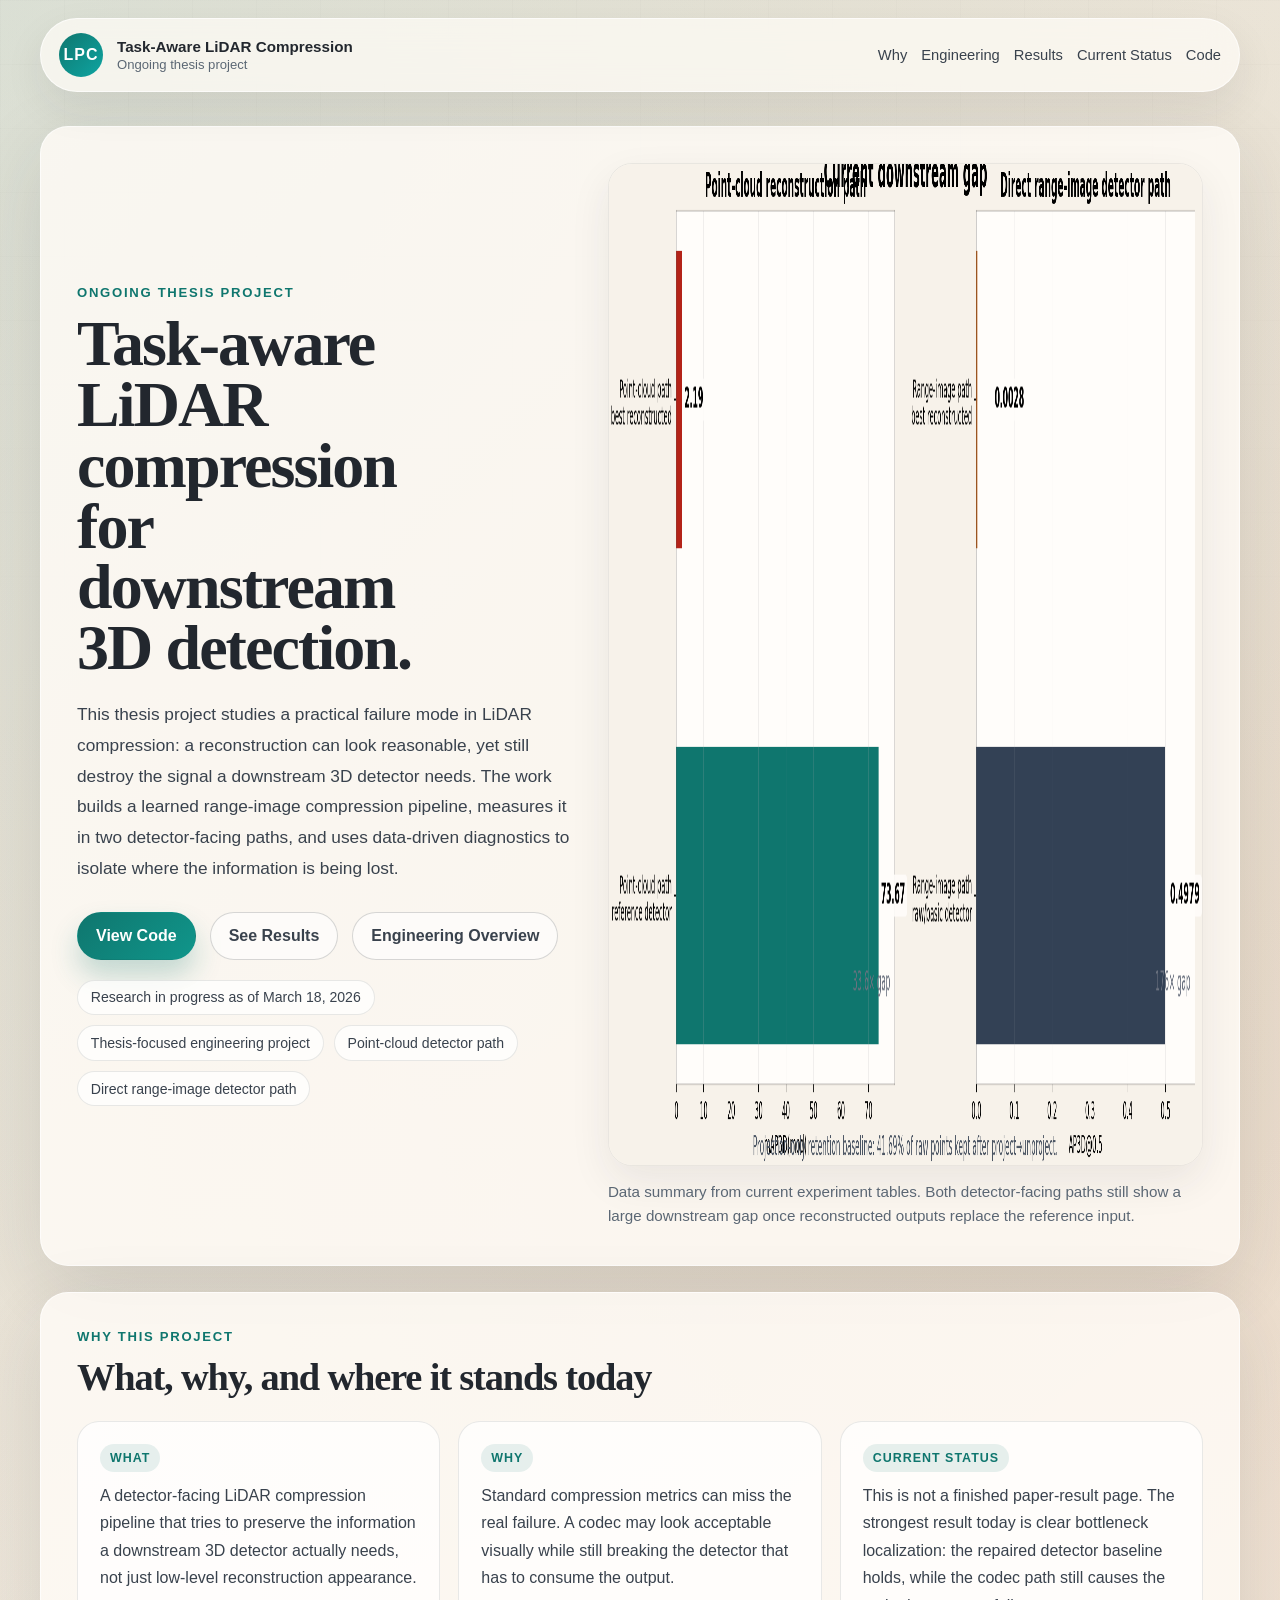
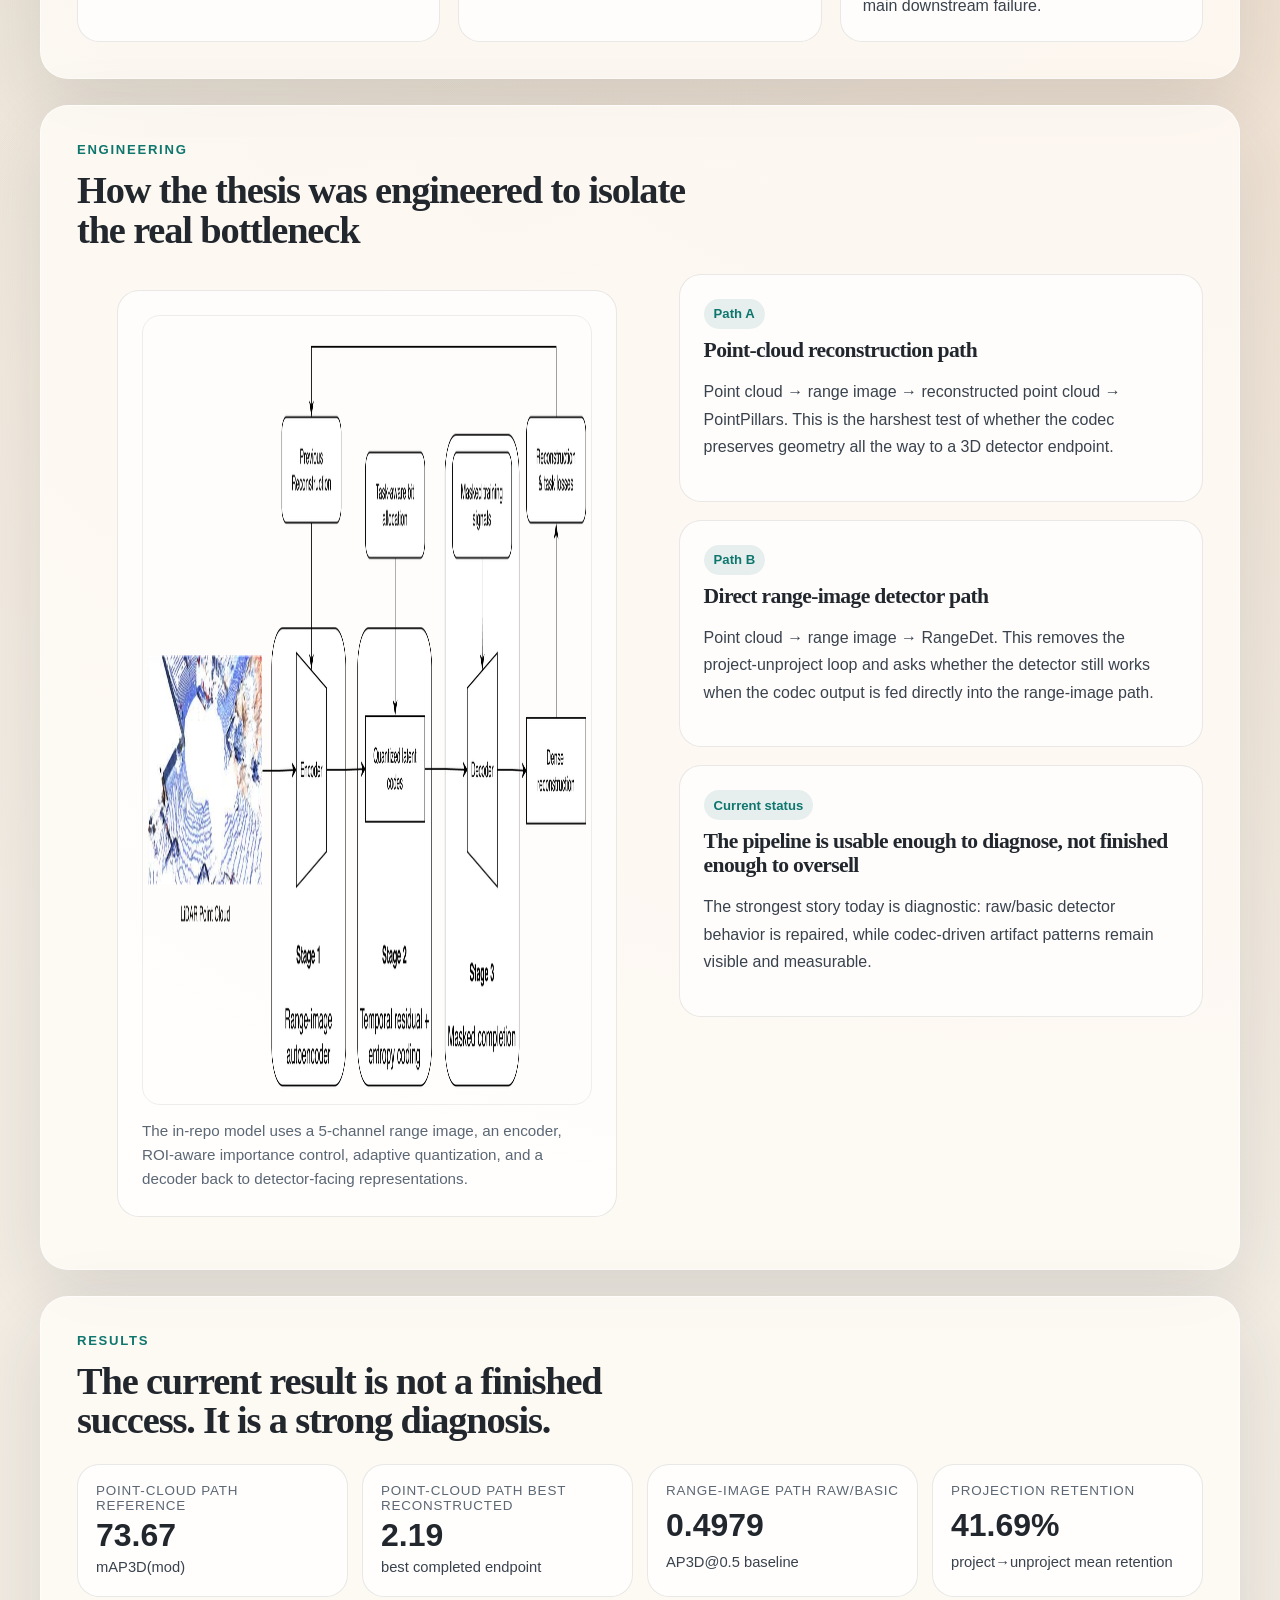
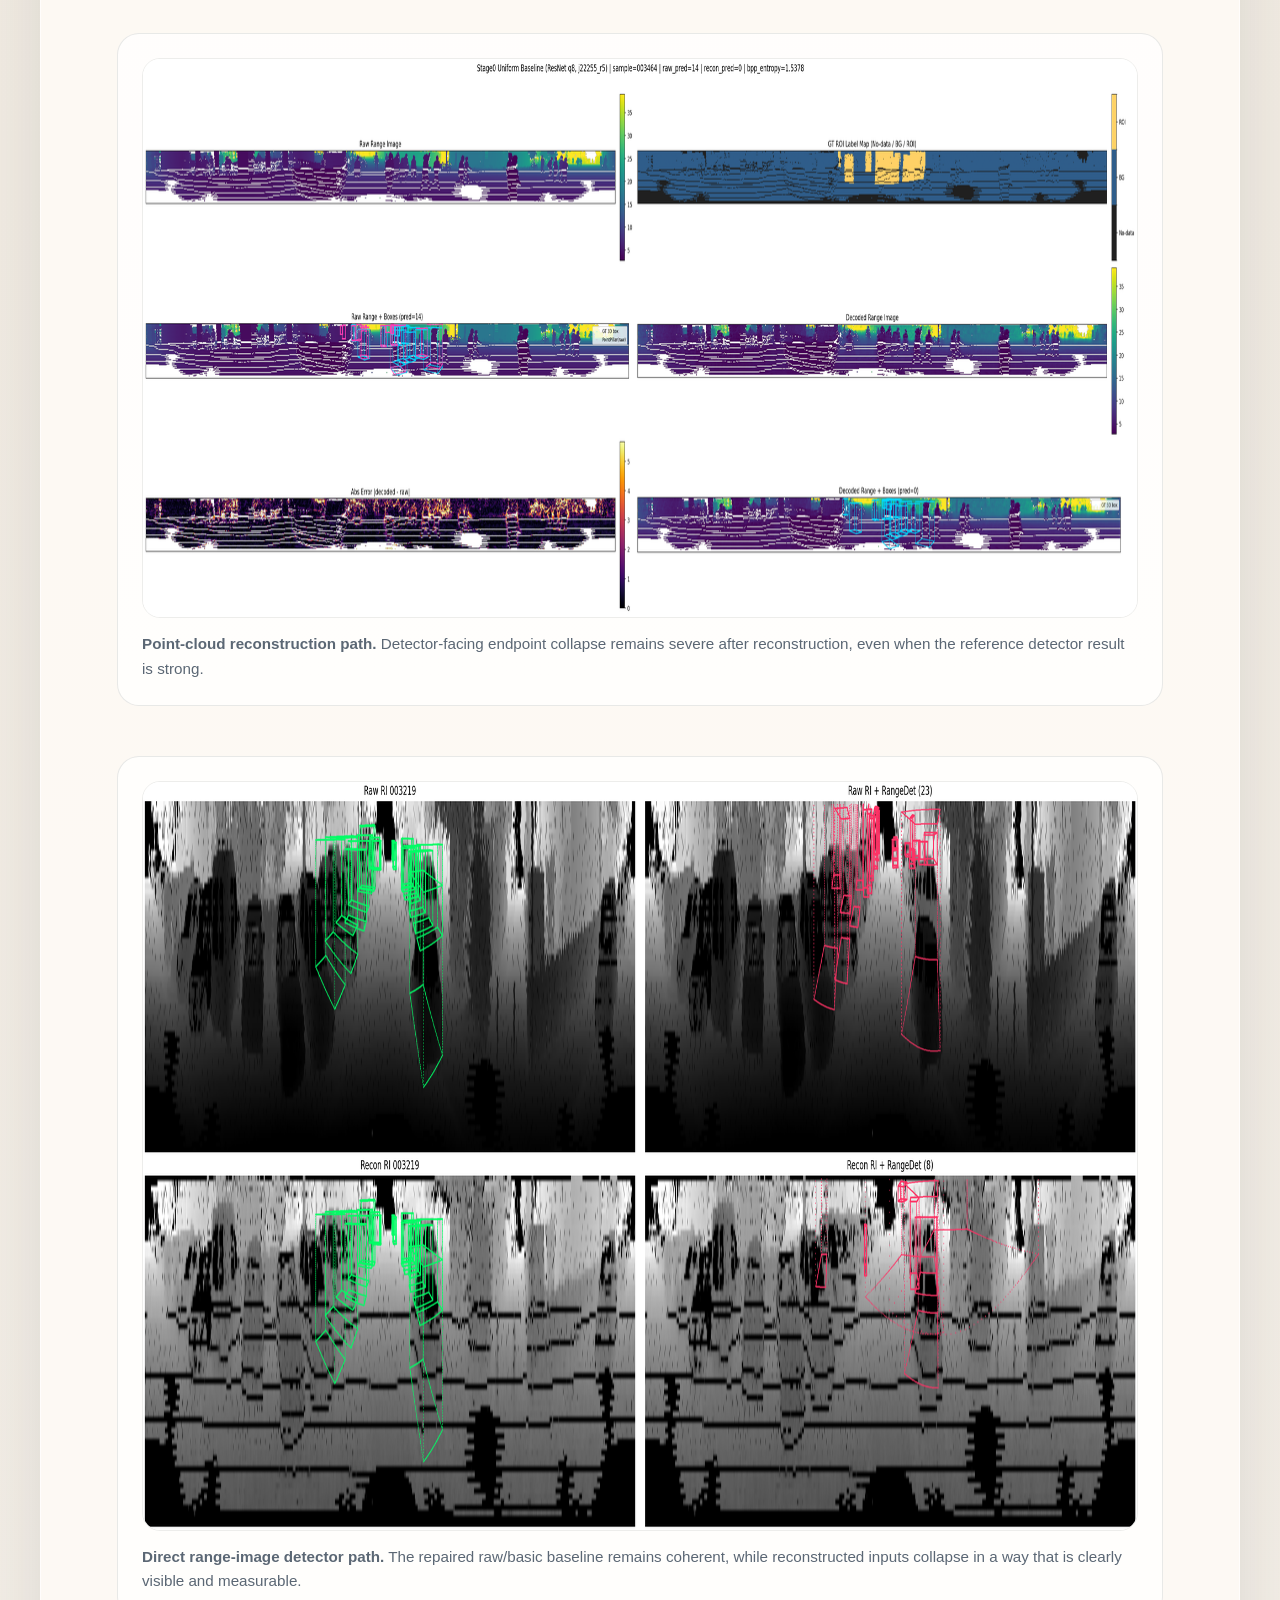
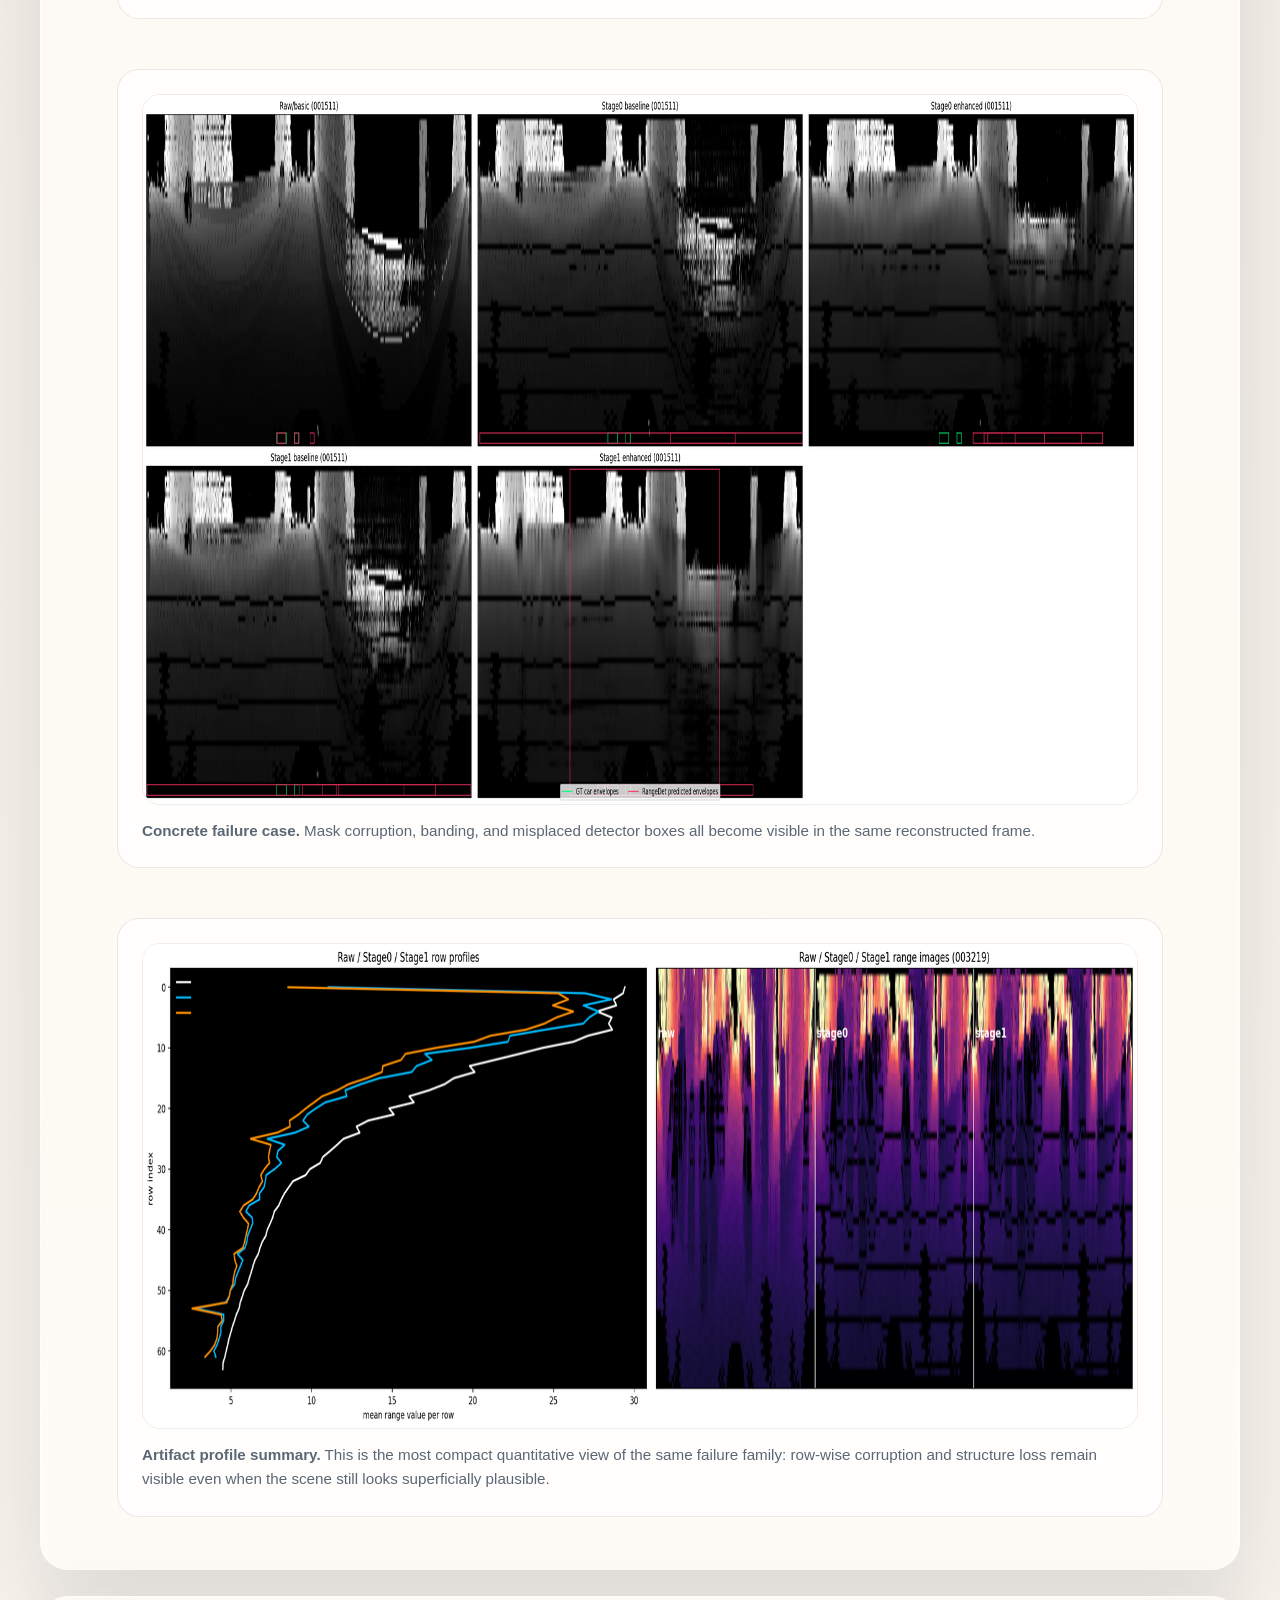
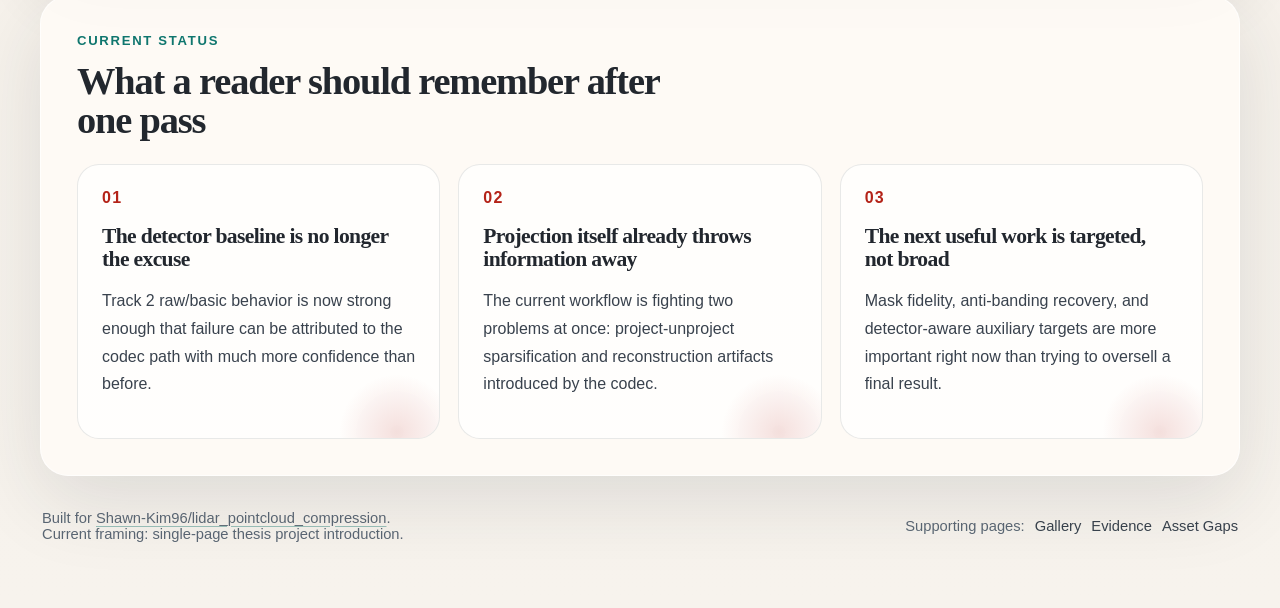
<file: docs/index.html>
<!DOCTYPE html>
<html lang="en">
  <head>
    <meta charset="UTF-8" />
    <meta name="viewport" content="width=device-width, initial-scale=1.0" />
    <title>Task-Aware LiDAR Compression for 3D Detection</title>
    <meta
      name="description"
      content="Ongoing thesis project on task-aware LiDAR compression for 3D detection, focused on the downstream gap between visually plausible reconstruction and actual detector behavior."
    />
    <meta name="theme-color" content="#0f766e" />
    <meta property="og:title" content="Task-Aware LiDAR Compression for 3D Detection" />
    <meta
      property="og:description"
      content="Ongoing thesis project on task-aware LiDAR compression for 3D detection, with data-driven downstream evaluation."
    />
    <meta property="og:type" content="website" />
    <meta property="og:image" content="assets/downstream-gap-summary.png" />
    <link rel="icon" href="assets/favicon.svg" type="image/svg+xml" />
    <link rel="stylesheet" href="styles.css" />
  </head>
  <body>
    <div class="page-shell">
      <header class="site-header">
        <a class="brand" href="index.html">
          <span class="brand-mark">LPC</span>
          <span class="brand-copy">
            <strong>Task-Aware LiDAR Compression</strong>
            <span>Ongoing thesis project</span>
          </span>
        </a>
        <nav class="site-nav" aria-label="Primary">
          <a href="#why">Why</a>
          <a href="#method">Engineering</a>
          <a href="#results">Results</a>
          <a href="#status">Current Status</a>
          <a href="https://github.com/Shawn-Kim96/lidar_pointcloud_compression">Code</a>
        </nav>
      </header>

      <main>
        <section class="section landing-hero" id="top">
          <div class="landing-copy">
            <p class="eyebrow">Ongoing Thesis Project</p>
            <h1>Task-aware LiDAR compression for downstream 3D detection.</h1>
            <p class="landing-lede">
              This thesis project studies a practical failure mode in LiDAR compression: a reconstruction can look
              reasonable, yet still destroy the signal a downstream 3D detector needs. The work builds a learned
              range-image compression pipeline, measures it in two detector-facing paths, and uses data-driven
              diagnostics to isolate where the information is being lost.
            </p>
            <div class="hero-actions">
              <a class="button button-primary" href="https://github.com/Shawn-Kim96/lidar_pointcloud_compression">View Code</a>
              <a class="button button-secondary" href="#results">See Results</a>
              <a class="button button-secondary" href="#method">Engineering Overview</a>
            </div>
            <ul class="landing-badges">
              <li>Research in progress as of March 18, 2026</li>
              <li>Thesis-focused engineering project</li>
              <li>Point-cloud detector path</li>
              <li>Direct range-image detector path</li>
            </ul>
          </div>

          <figure class="hero-visual">
            <img
              src="assets/downstream-gap-summary.png"
              alt="Summary chart showing the current downstream gap between reference detector performance and reconstructed-input performance."
              width="2176"
              height="1003"
              loading="eager"
              decoding="async"
            />
            <figcaption>
              Data summary from current experiment tables. Both detector-facing paths still show a large downstream
              gap once reconstructed outputs replace the reference input.
            </figcaption>
          </figure>
        </section>

        <section class="section quick-summary" id="why">
          <div class="section-heading">
            <p class="eyebrow">Why This Project</p>
            <h2>What, why, and where it stands today</h2>
          </div>
          <div class="summary-grid">
            <article class="summary-card">
              <span class="summary-label">What</span>
              <p>
                A detector-facing LiDAR compression pipeline that tries to preserve the information a downstream 3D
                detector actually needs, not just low-level reconstruction appearance.
              </p>
            </article>
            <article class="summary-card">
              <span class="summary-label">Why</span>
              <p>
                Standard compression metrics can miss the real failure. A codec may look acceptable visually while
                still breaking the detector that has to consume the output.
              </p>
            </article>
            <article class="summary-card">
              <span class="summary-label">Current status</span>
              <p>
                This is not a finished paper-result page. The strongest result today is clear bottleneck localization:
                the repaired detector baseline holds, while the codec path still causes the main downstream failure.
              </p>
            </article>
          </div>
        </section>

        <section class="section method-stage" id="method">
          <div class="section-heading">
            <p class="eyebrow">Engineering</p>
            <h2>How the thesis was engineered to isolate the real bottleneck</h2>
          </div>

          <div class="method-layout">
            <figure class="figure-card">
              <img
                src="assets/system_architecture-web.png"
                alt="System architecture diagram for the LiDAR compression model."
                width="1600"
                height="790"
                loading="lazy"
                decoding="async"
              />
              <figcaption>
                The in-repo model uses a 5-channel range image, an encoder, ROI-aware importance control, adaptive
                quantization, and a decoder back to detector-facing representations.
              </figcaption>
            </figure>

            <div class="method-copy">
              <article class="track-card">
                <div class="track-header">
                  <span class="track-tag">Path A</span>
                  <h3>Point-cloud reconstruction path</h3>
                </div>
                <p>
                  Point cloud → range image → reconstructed point cloud → PointPillars. This is the harshest test of
                  whether the codec preserves geometry all the way to a 3D detector endpoint.
                </p>
              </article>

              <article class="track-card">
                <div class="track-header">
                  <span class="track-tag">Path B</span>
                  <h3>Direct range-image detector path</h3>
                </div>
                <p>
                  Point cloud → range image → RangeDet. This removes the project-unproject loop and asks whether the
                  detector still works when the codec output is fed directly into the range-image path.
                </p>
              </article>

              <article class="track-card">
                <div class="track-header">
                  <span class="track-tag">Current status</span>
                  <h3>The pipeline is usable enough to diagnose, not finished enough to oversell</h3>
                </div>
                <p>
                  The strongest story today is diagnostic: raw/basic detector behavior is repaired, while codec-driven
                  artifact patterns remain visible and measurable.
                </p>
              </article>
            </div>
          </div>
        </section>

        <section class="section result-stage" id="results">
          <div class="section-heading">
            <p class="eyebrow">Results</p>
            <h2>The current result is not a finished success. It is a strong diagnosis.</h2>
          </div>

          <div class="metric-strip">
            <article class="metric-pill">
              <span class="metric-pill-label">Point-cloud path reference</span>
              <strong>73.67</strong>
              <span>mAP3D(mod)</span>
            </article>
            <article class="metric-pill">
              <span class="metric-pill-label">Point-cloud path best reconstructed</span>
              <strong>2.19</strong>
              <span>best completed endpoint</span>
            </article>
            <article class="metric-pill">
              <span class="metric-pill-label">Range-image path raw/basic</span>
              <strong>0.4979</strong>
              <span>AP3D@0.5 baseline</span>
            </article>
            <article class="metric-pill">
              <span class="metric-pill-label">Projection retention</span>
              <strong>41.69%</strong>
              <span>project→unproject mean retention</span>
            </article>
          </div>

          <div class="result-showcase">
            <figure class="figure-card figure-card-wide">
              <img
                src="assets/track1-pointpillar-endpoint-panel-web.png"
                alt="Point-cloud reconstruction path endpoint visualization."
                width="1800"
                height="560"
                loading="lazy"
                decoding="async"
              />
              <figcaption>
                <strong>Point-cloud reconstruction path.</strong> Detector-facing endpoint collapse remains severe
                after reconstruction, even when the reference detector result is strong.
              </figcaption>
            </figure>

            <figure class="figure-card">
              <img
                src="assets/track2-rangedet-analysis-preview-web.png"
                alt="Direct range-image detector comparison between raw/basic and reconstructed inputs."
                width="1800"
                height="750"
                loading="lazy"
                decoding="async"
              />
              <figcaption>
                <strong>Direct range-image detector path.</strong> The repaired raw/basic baseline remains coherent,
                while reconstructed inputs collapse in a way that is clearly visible and measurable.
              </figcaption>
            </figure>

            <figure class="figure-card">
              <img
                src="assets/track2-rootcause-worst-web.png"
                alt="Worst-case root-cause diagnostic panel for the direct range-image detector path."
                width="1800"
                height="711"
                loading="lazy"
                decoding="async"
              />
              <figcaption>
                <strong>Concrete failure case.</strong> Mask corruption, banding, and misplaced detector boxes all
                become visible in the same reconstructed frame.
              </figcaption>
            </figure>

            <figure class="figure-card">
              <img
                src="assets/track2-artifact-profiles-web.png"
                alt="Artifact profile summary showing row-wise degradation across raw/basic and reconstructed outputs."
                width="1600"
                height="486"
                loading="lazy"
                decoding="async"
              />
              <figcaption>
                <strong>Artifact profile summary.</strong> This is the most compact quantitative view of the same
                failure family: row-wise corruption and structure loss remain visible even when the scene still looks
                superficially plausible.
              </figcaption>
            </figure>
          </div>
        </section>

        <section class="section takeaway-stage" id="status">
          <div class="section-heading">
            <p class="eyebrow">Current Status</p>
            <h2>What a reader should remember after one pass</h2>
          </div>

          <div class="takeaway-grid">
            <article class="risk-card">
              <span class="risk-index">01</span>
              <h3>The detector baseline is no longer the excuse</h3>
              <p>
                Track 2 raw/basic behavior is now strong enough that failure can be attributed to the codec path with
                much more confidence than before.
              </p>
            </article>
            <article class="risk-card">
              <span class="risk-index">02</span>
              <h3>Projection itself already throws information away</h3>
              <p>
                The current workflow is fighting two problems at once: project-unproject sparsification and
                reconstruction artifacts introduced by the codec.
              </p>
            </article>
            <article class="risk-card">
              <span class="risk-index">03</span>
              <h3>The next useful work is targeted, not broad</h3>
              <p>
                Mask fidelity, anti-banding recovery, and detector-aware auxiliary targets are more important right now
                than trying to oversell a final result.
              </p>
            </article>
          </div>
        </section>

      </main>

      <footer class="site-footer">
        <div>
          <p>
            Built for
            <a href="https://github.com/Shawn-Kim96/lidar_pointcloud_compression">Shawn-Kim96/lidar_pointcloud_compression</a>.
          </p>
          <p>Current framing: single-page thesis project introduction.</p>
        </div>
        <p class="footer-links">
          Supporting pages:
          <a href="gallery.html">Gallery</a>
          <a href="evidence.html">Evidence</a>
          <a href="asset-gaps.html">Asset Gaps</a>
        </p>
      </footer>
    </div>
  </body>
</html>
</file>
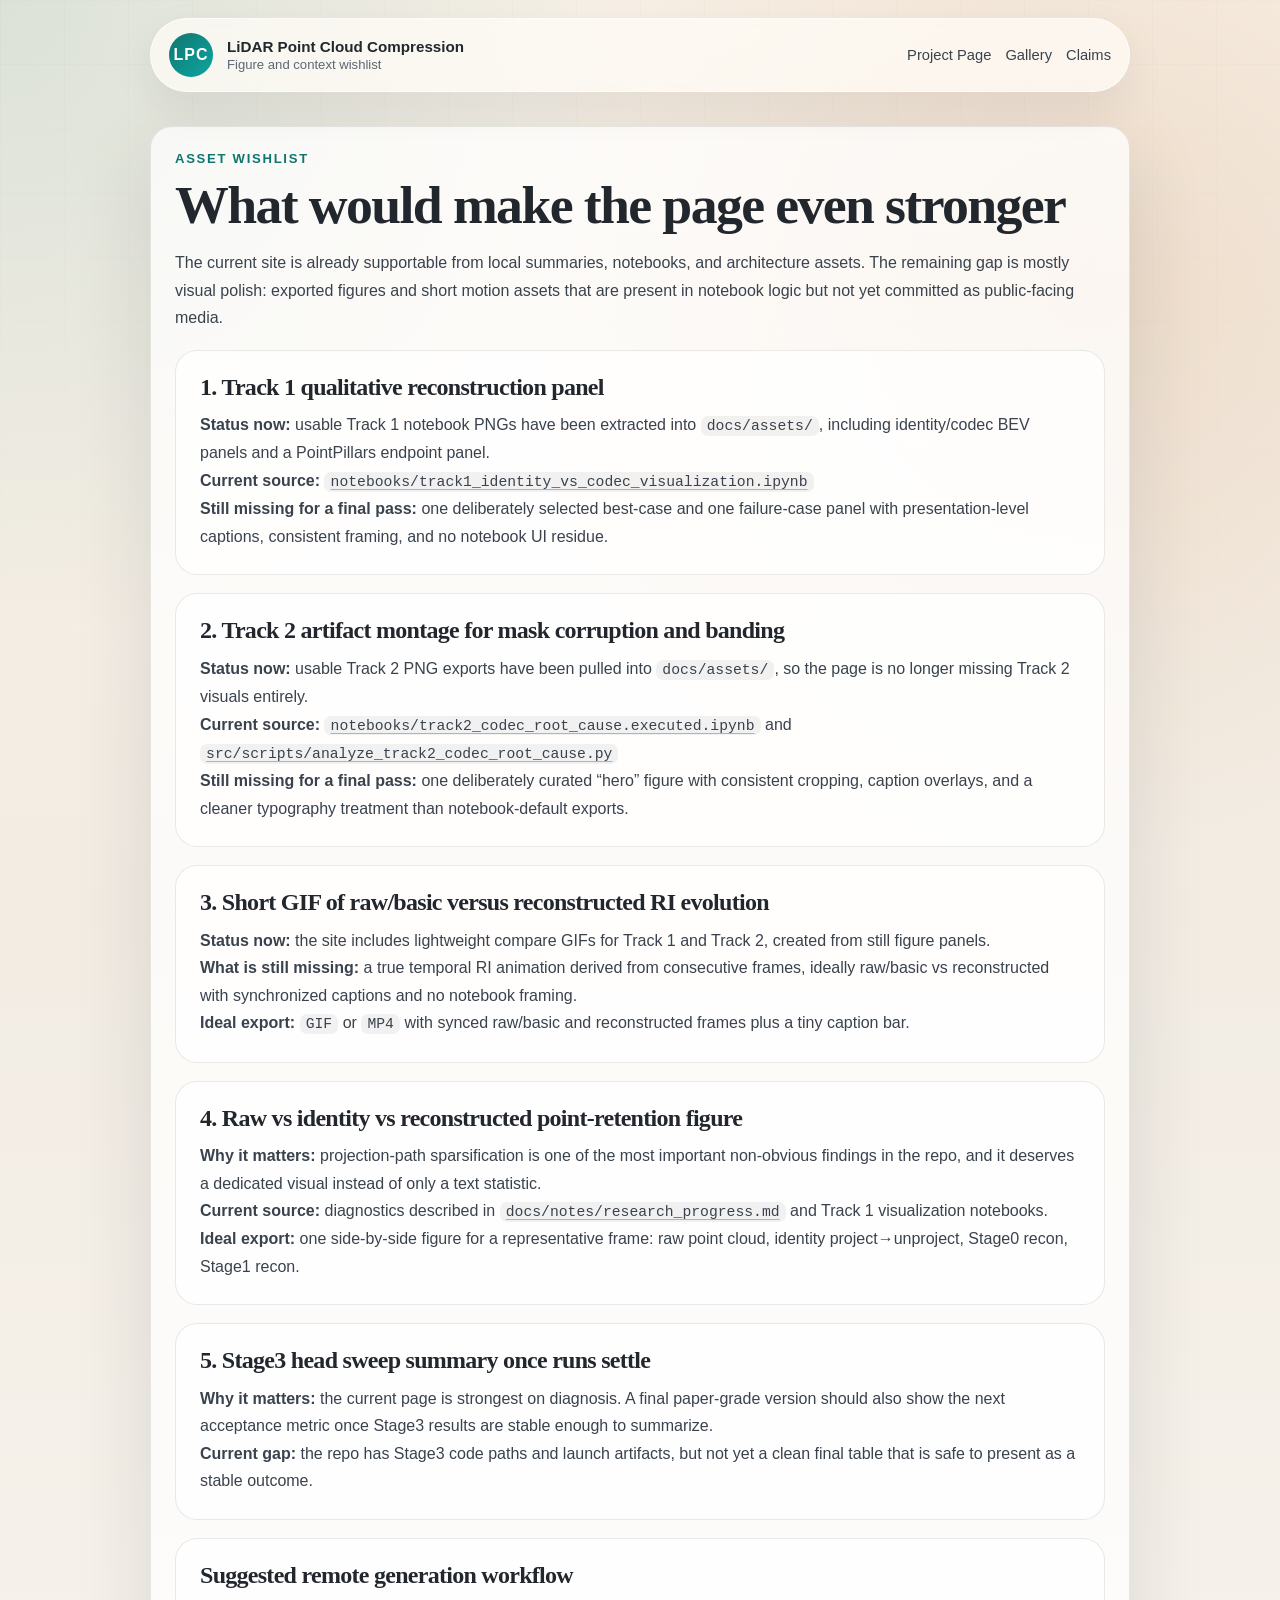
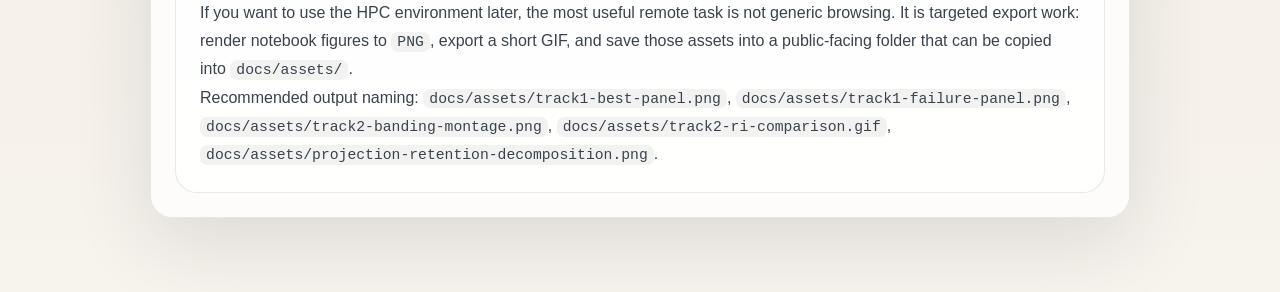
<file: docs/asset-gaps.html>
<!DOCTYPE html>
<html lang="en">
  <head>
    <meta charset="UTF-8" />
    <meta name="viewport" content="width=device-width, initial-scale=1.0" />
    <title>Asset Gaps | LiDAR Point Cloud Compression</title>
    <meta
      name="description"
      content="Specific figure, GIF, and summary assets that would most improve the LiDAR point cloud compression project page."
    />
    <meta name="theme-color" content="#0f766e" />
    <meta property="og:title" content="Asset Gaps | LiDAR Point Cloud Compression" />
    <meta
      property="og:description"
      content="Specific figure, GIF, and summary assets that would most improve the LiDAR point cloud compression project page."
    />
    <meta property="og:type" content="website" />
    <meta property="og:image" content="assets/track1-pointpillar-endpoint-panel-web.png" />
    <link rel="icon" href="assets/favicon.svg" type="image/svg+xml" />
    <link rel="stylesheet" href="styles.css" />
  </head>
  <body>
    <div class="page-shell page-shell-narrow">
      <header class="site-header">
        <a class="brand" href="index.html">
          <span class="brand-mark">LPC</span>
          <span class="brand-copy">
            <strong>LiDAR Point Cloud Compression</strong>
            <span>Figure and context wishlist</span>
          </span>
        </a>
        <nav class="site-nav" aria-label="Secondary">
          <a href="index.html">Project Page</a>
          <a href="gallery.html">Gallery</a>
          <a href="evidence.html">Claims</a>
        </nav>
      </header>

      <main class="section prose-surface">
        <p class="eyebrow">Asset wishlist</p>
        <h1>What would make the page even stronger</h1>
        <p class="page-intro">
          The current site is already supportable from local summaries, notebooks, and architecture assets. The
          remaining gap is mostly visual polish: exported figures and short motion assets that are present in notebook
          logic but not yet committed as public-facing media.
        </p>

        <section class="gap-block">
          <h2>1. Track 1 qualitative reconstruction panel</h2>
          <p><strong>Status now:</strong> usable Track 1 notebook PNGs have been extracted into <code>docs/assets/</code>, including identity/codec BEV panels and a PointPillars endpoint panel.</p>
          <p><strong>Current source:</strong> <a href="https://github.com/Shawn-Kim96/lidar_pointcloud_compression/blob/main/notebooks/track1_identity_vs_codec_visualization.ipynb"><code>notebooks/track1_identity_vs_codec_visualization.ipynb</code></a></p>
          <p><strong>Still missing for a final pass:</strong> one deliberately selected best-case and one failure-case panel with presentation-level captions, consistent framing, and no notebook UI residue.</p>
        </section>

        <section class="gap-block">
          <h2>2. Track 2 artifact montage for mask corruption and banding</h2>
          <p><strong>Status now:</strong> usable Track 2 PNG exports have been pulled into <code>docs/assets/</code>, so the page is no longer missing Track 2 visuals entirely.</p>
          <p><strong>Current source:</strong> <a href="https://github.com/Shawn-Kim96/lidar_pointcloud_compression/blob/main/notebooks/track2_codec_root_cause.executed.ipynb"><code>notebooks/track2_codec_root_cause.executed.ipynb</code></a> and <a href="https://github.com/Shawn-Kim96/lidar_pointcloud_compression/blob/main/src/scripts/analyze_track2_codec_root_cause.py"><code>src/scripts/analyze_track2_codec_root_cause.py</code></a></p>
          <p><strong>Still missing for a final pass:</strong> one deliberately curated “hero” figure with consistent cropping, caption overlays, and a cleaner typography treatment than notebook-default exports.</p>
        </section>

        <section class="gap-block">
          <h2>3. Short GIF of raw/basic versus reconstructed RI evolution</h2>
          <p><strong>Status now:</strong> the site includes lightweight compare GIFs for Track 1 and Track 2, created from still figure panels.</p>
          <p><strong>What is still missing:</strong> a true temporal RI animation derived from consecutive frames, ideally raw/basic vs reconstructed with synchronized captions and no notebook framing.</p>
          <p><strong>Ideal export:</strong> <code>GIF</code> or <code>MP4</code> with synced raw/basic and reconstructed frames plus a tiny caption bar.</p>
        </section>

        <section class="gap-block">
          <h2>4. Raw vs identity vs reconstructed point-retention figure</h2>
          <p><strong>Why it matters:</strong> projection-path sparsification is one of the most important non-obvious findings in the repo, and it deserves a dedicated visual instead of only a text statistic.</p>
          <p><strong>Current source:</strong> diagnostics described in <a href="https://github.com/Shawn-Kim96/lidar_pointcloud_compression/blob/main/docs/notes/research_progress.md#L279-L307"><code>docs/notes/research_progress.md</code></a> and Track 1 visualization notebooks.</p>
          <p><strong>Ideal export:</strong> one side-by-side figure for a representative frame: raw point cloud, identity project→unproject, Stage0 recon, Stage1 recon.</p>
        </section>

        <section class="gap-block">
          <h2>5. Stage3 head sweep summary once runs settle</h2>
          <p><strong>Why it matters:</strong> the current page is strongest on diagnosis. A final paper-grade version should also show the next acceptance metric once Stage3 results are stable enough to summarize.</p>
          <p><strong>Current gap:</strong> the repo has Stage3 code paths and launch artifacts, but not yet a clean final table that is safe to present as a stable outcome.</p>
        </section>

        <section class="gap-block">
          <h2>Suggested remote generation workflow</h2>
          <p>
            If you want to use the HPC environment later, the most useful remote task is not generic browsing. It is
            targeted export work: render notebook figures to <code>PNG</code>, export a short GIF, and save those assets
            into a public-facing folder that can be copied into <code>docs/assets/</code>.
          </p>
          <p>
            Recommended output naming:
            <code>docs/assets/track1-best-panel.png</code>,
            <code>docs/assets/track1-failure-panel.png</code>,
            <code>docs/assets/track2-banding-montage.png</code>,
            <code>docs/assets/track2-ri-comparison.gif</code>,
            <code>docs/assets/projection-retention-decomposition.png</code>.
          </p>
        </section>
      </main>
    </div>
  </body>
</html>
</file>
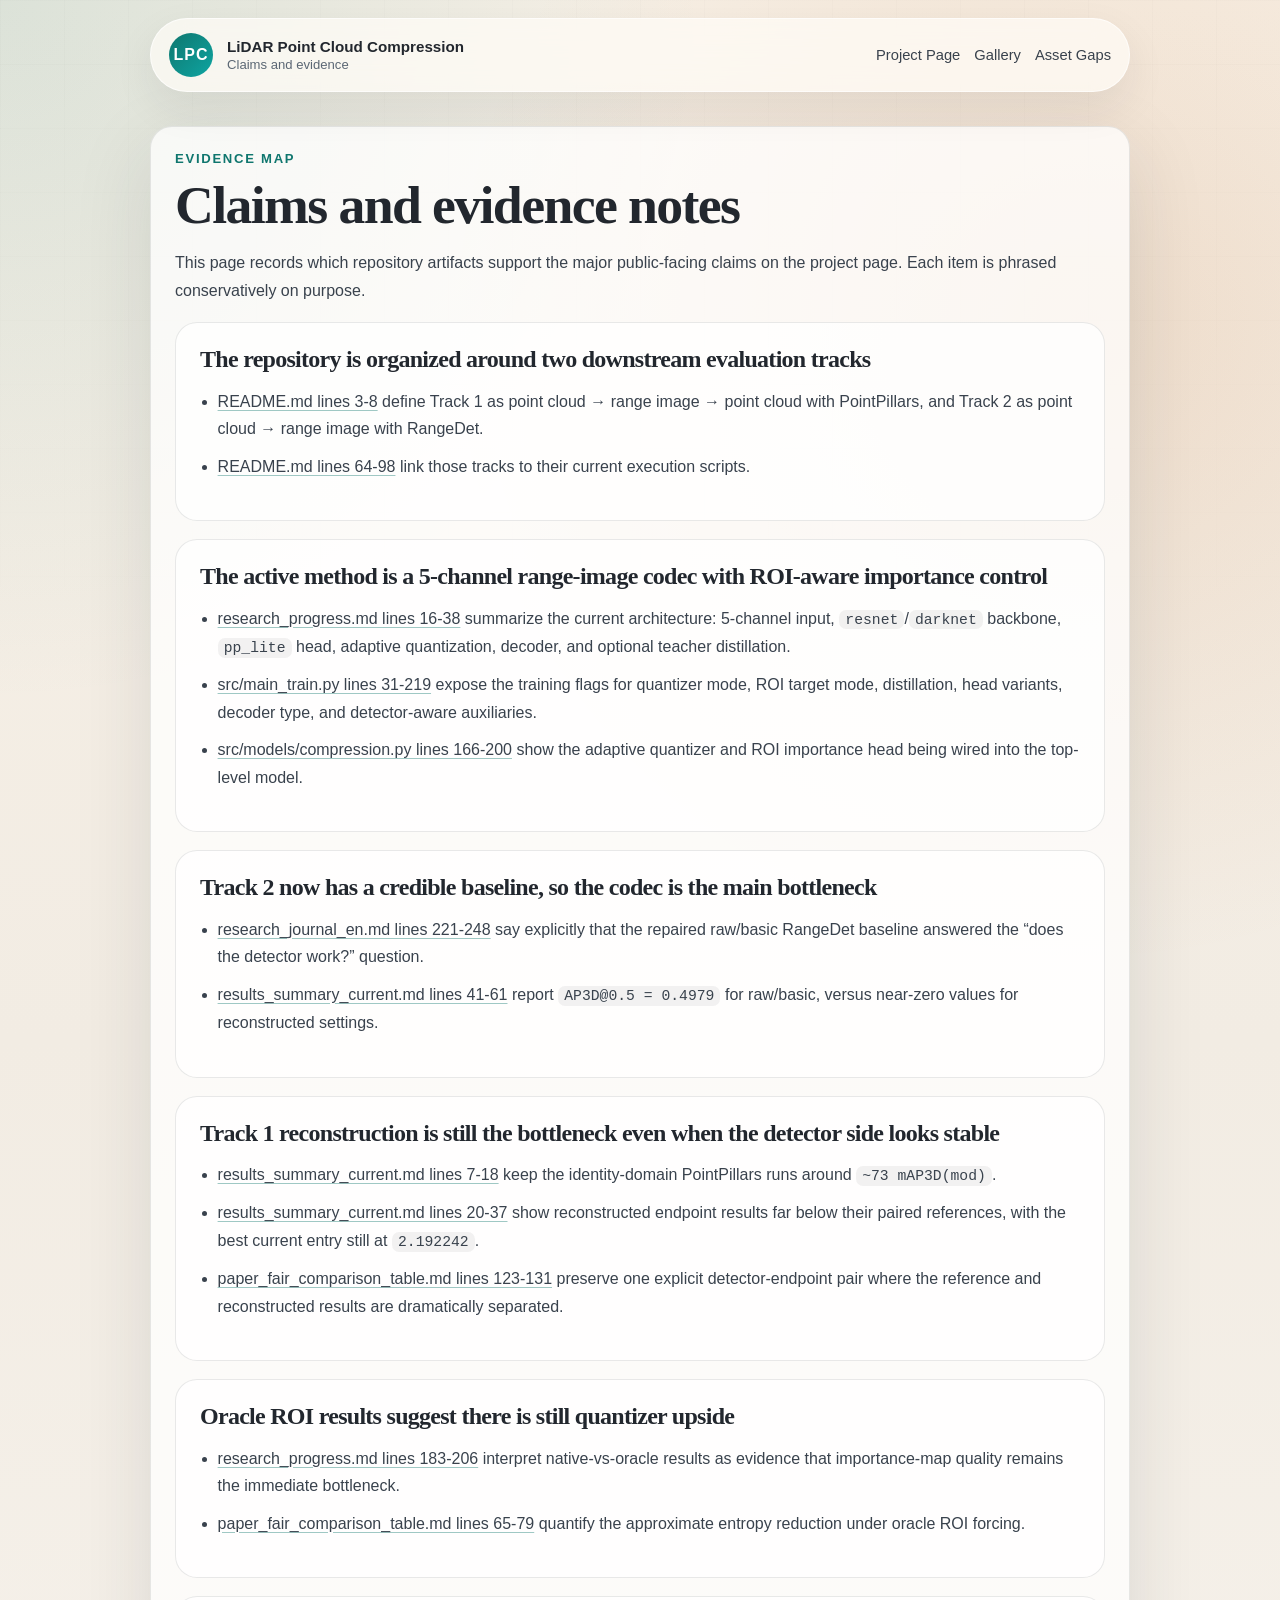
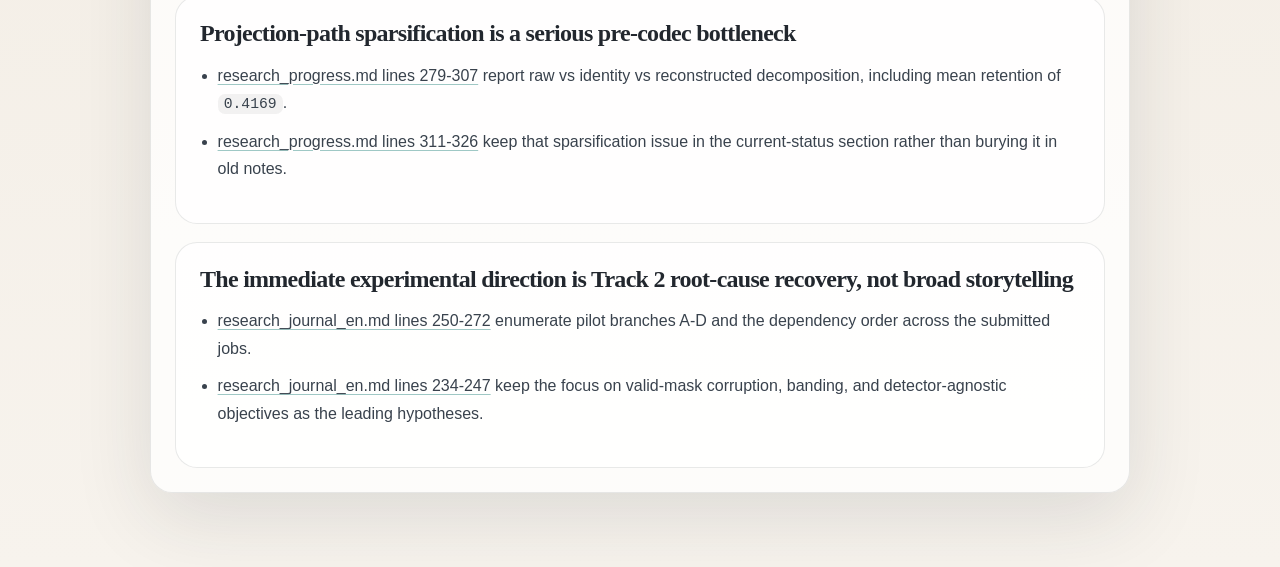
<file: docs/evidence.html>
<!DOCTYPE html>
<html lang="en">
  <head>
    <meta charset="UTF-8" />
    <meta name="viewport" content="width=device-width, initial-scale=1.0" />
    <title>Claims and Evidence | LiDAR Point Cloud Compression</title>
    <meta
      name="description"
      content="Repository-backed evidence map for the LiDAR point cloud compression project page, linking public claims to specific code, notebook, and note artifacts."
    />
    <meta name="theme-color" content="#0f766e" />
    <meta property="og:title" content="Claims and Evidence | LiDAR Point Cloud Compression" />
    <meta
      property="og:description"
      content="Repository-backed evidence map for the LiDAR point cloud compression project page."
    />
    <meta property="og:type" content="website" />
    <meta property="og:image" content="assets/track1-pointpillar-endpoint-panel-web.png" />
    <link rel="icon" href="assets/favicon.svg" type="image/svg+xml" />
    <link rel="stylesheet" href="styles.css" />
  </head>
  <body>
    <div class="page-shell page-shell-narrow">
      <header class="site-header">
        <a class="brand" href="index.html">
          <span class="brand-mark">LPC</span>
          <span class="brand-copy">
            <strong>LiDAR Point Cloud Compression</strong>
            <span>Claims and evidence</span>
          </span>
        </a>
        <nav class="site-nav" aria-label="Secondary">
          <a href="index.html">Project Page</a>
          <a href="gallery.html">Gallery</a>
          <a href="asset-gaps.html">Asset Gaps</a>
        </nav>
      </header>

      <main class="section prose-surface">
        <p class="eyebrow">Evidence map</p>
        <h1>Claims and evidence notes</h1>
        <p class="page-intro">
          This page records which repository artifacts support the major public-facing claims on the project page.
          Each item is phrased conservatively on purpose.
        </p>

        <section class="evidence-block">
          <h2>The repository is organized around two downstream evaluation tracks</h2>
          <ul class="evidence-list">
            <li>
              <a href="https://github.com/Shawn-Kim96/lidar_pointcloud_compression/blob/main/README.md#L3-L8">README.md lines 3-8</a>
              define Track 1 as point cloud → range image → point cloud with PointPillars, and Track 2 as point cloud → range image with RangeDet.
            </li>
            <li>
              <a href="https://github.com/Shawn-Kim96/lidar_pointcloud_compression/blob/main/README.md#L64-L98">README.md lines 64-98</a>
              link those tracks to their current execution scripts.
            </li>
          </ul>
        </section>

        <section class="evidence-block">
          <h2>The active method is a 5-channel range-image codec with ROI-aware importance control</h2>
          <ul class="evidence-list">
            <li>
              <a href="https://github.com/Shawn-Kim96/lidar_pointcloud_compression/blob/main/docs/notes/research_progress.md#L16-L38">research_progress.md lines 16-38</a>
              summarize the current architecture: 5-channel input, <code>resnet</code>/<code>darknet</code> backbone, <code>pp_lite</code> head, adaptive quantization, decoder, and optional teacher distillation.
            </li>
            <li>
              <a href="https://github.com/Shawn-Kim96/lidar_pointcloud_compression/blob/main/src/main_train.py#L31-L219">src/main_train.py lines 31-219</a>
              expose the training flags for quantizer mode, ROI target mode, distillation, head variants, decoder type, and detector-aware auxiliaries.
            </li>
            <li>
              <a href="https://github.com/Shawn-Kim96/lidar_pointcloud_compression/blob/main/src/models/compression.py#L166-L200">src/models/compression.py lines 166-200</a>
              show the adaptive quantizer and ROI importance head being wired into the top-level model.
            </li>
          </ul>
        </section>

        <section class="evidence-block">
          <h2>Track 2 now has a credible baseline, so the codec is the main bottleneck</h2>
          <ul class="evidence-list">
            <li>
              <a href="https://github.com/Shawn-Kim96/lidar_pointcloud_compression/blob/main/docs/notes/research_journal_en.md#L221-L248">research_journal_en.md lines 221-248</a>
              say explicitly that the repaired raw/basic RangeDet baseline answered the “does the detector work?” question.
            </li>
            <li>
              <a href="https://github.com/Shawn-Kim96/lidar_pointcloud_compression/blob/main/notebooks/results_summary_current.md#L41-L61">results_summary_current.md lines 41-61</a>
              report <code>AP3D@0.5 = 0.4979</code> for raw/basic, versus near-zero values for reconstructed settings.
            </li>
          </ul>
        </section>

        <section class="evidence-block">
          <h2>Track 1 reconstruction is still the bottleneck even when the detector side looks stable</h2>
          <ul class="evidence-list">
            <li>
              <a href="https://github.com/Shawn-Kim96/lidar_pointcloud_compression/blob/main/notebooks/results_summary_current.md#L7-L18">results_summary_current.md lines 7-18</a>
              keep the identity-domain PointPillars runs around <code>~73 mAP3D(mod)</code>.
            </li>
            <li>
              <a href="https://github.com/Shawn-Kim96/lidar_pointcloud_compression/blob/main/notebooks/results_summary_current.md#L20-L37">results_summary_current.md lines 20-37</a>
              show reconstructed endpoint results far below their paired references, with the best current entry still at <code>2.192242</code>.
            </li>
            <li>
              <a href="https://github.com/Shawn-Kim96/lidar_pointcloud_compression/blob/main/docs/report/paper_fair_comparison_table.md#L123-L131">paper_fair_comparison_table.md lines 123-131</a>
              preserve one explicit detector-endpoint pair where the reference and reconstructed results are dramatically separated.
            </li>
          </ul>
        </section>

        <section class="evidence-block">
          <h2>Oracle ROI results suggest there is still quantizer upside</h2>
          <ul class="evidence-list">
            <li>
              <a href="https://github.com/Shawn-Kim96/lidar_pointcloud_compression/blob/main/docs/notes/research_progress.md#L183-L206">research_progress.md lines 183-206</a>
              interpret native-vs-oracle results as evidence that importance-map quality remains the immediate bottleneck.
            </li>
            <li>
              <a href="https://github.com/Shawn-Kim96/lidar_pointcloud_compression/blob/main/docs/report/paper_fair_comparison_table.md#L65-L79">paper_fair_comparison_table.md lines 65-79</a>
              quantify the approximate entropy reduction under oracle ROI forcing.
            </li>
          </ul>
        </section>

        <section class="evidence-block">
          <h2>Projection-path sparsification is a serious pre-codec bottleneck</h2>
          <ul class="evidence-list">
            <li>
              <a href="https://github.com/Shawn-Kim96/lidar_pointcloud_compression/blob/main/docs/notes/research_progress.md#L279-L307">research_progress.md lines 279-307</a>
              report raw vs identity vs reconstructed decomposition, including mean retention of <code>0.4169</code>.
            </li>
            <li>
              <a href="https://github.com/Shawn-Kim96/lidar_pointcloud_compression/blob/main/docs/notes/research_progress.md#L311-L326">research_progress.md lines 311-326</a>
              keep that sparsification issue in the current-status section rather than burying it in old notes.
            </li>
          </ul>
        </section>

        <section class="evidence-block">
          <h2>The immediate experimental direction is Track 2 root-cause recovery, not broad storytelling</h2>
          <ul class="evidence-list">
            <li>
              <a href="https://github.com/Shawn-Kim96/lidar_pointcloud_compression/blob/main/docs/notes/research_journal_en.md#L250-L272">research_journal_en.md lines 250-272</a>
              enumerate pilot branches A-D and the dependency order across the submitted jobs.
            </li>
            <li>
              <a href="https://github.com/Shawn-Kim96/lidar_pointcloud_compression/blob/main/docs/notes/research_journal_en.md#L234-L247">research_journal_en.md lines 234-247</a>
              keep the focus on valid-mask corruption, banding, and detector-agnostic objectives as the leading hypotheses.
            </li>
          </ul>
        </section>
      </main>
    </div>
  </body>
</html>
</file>
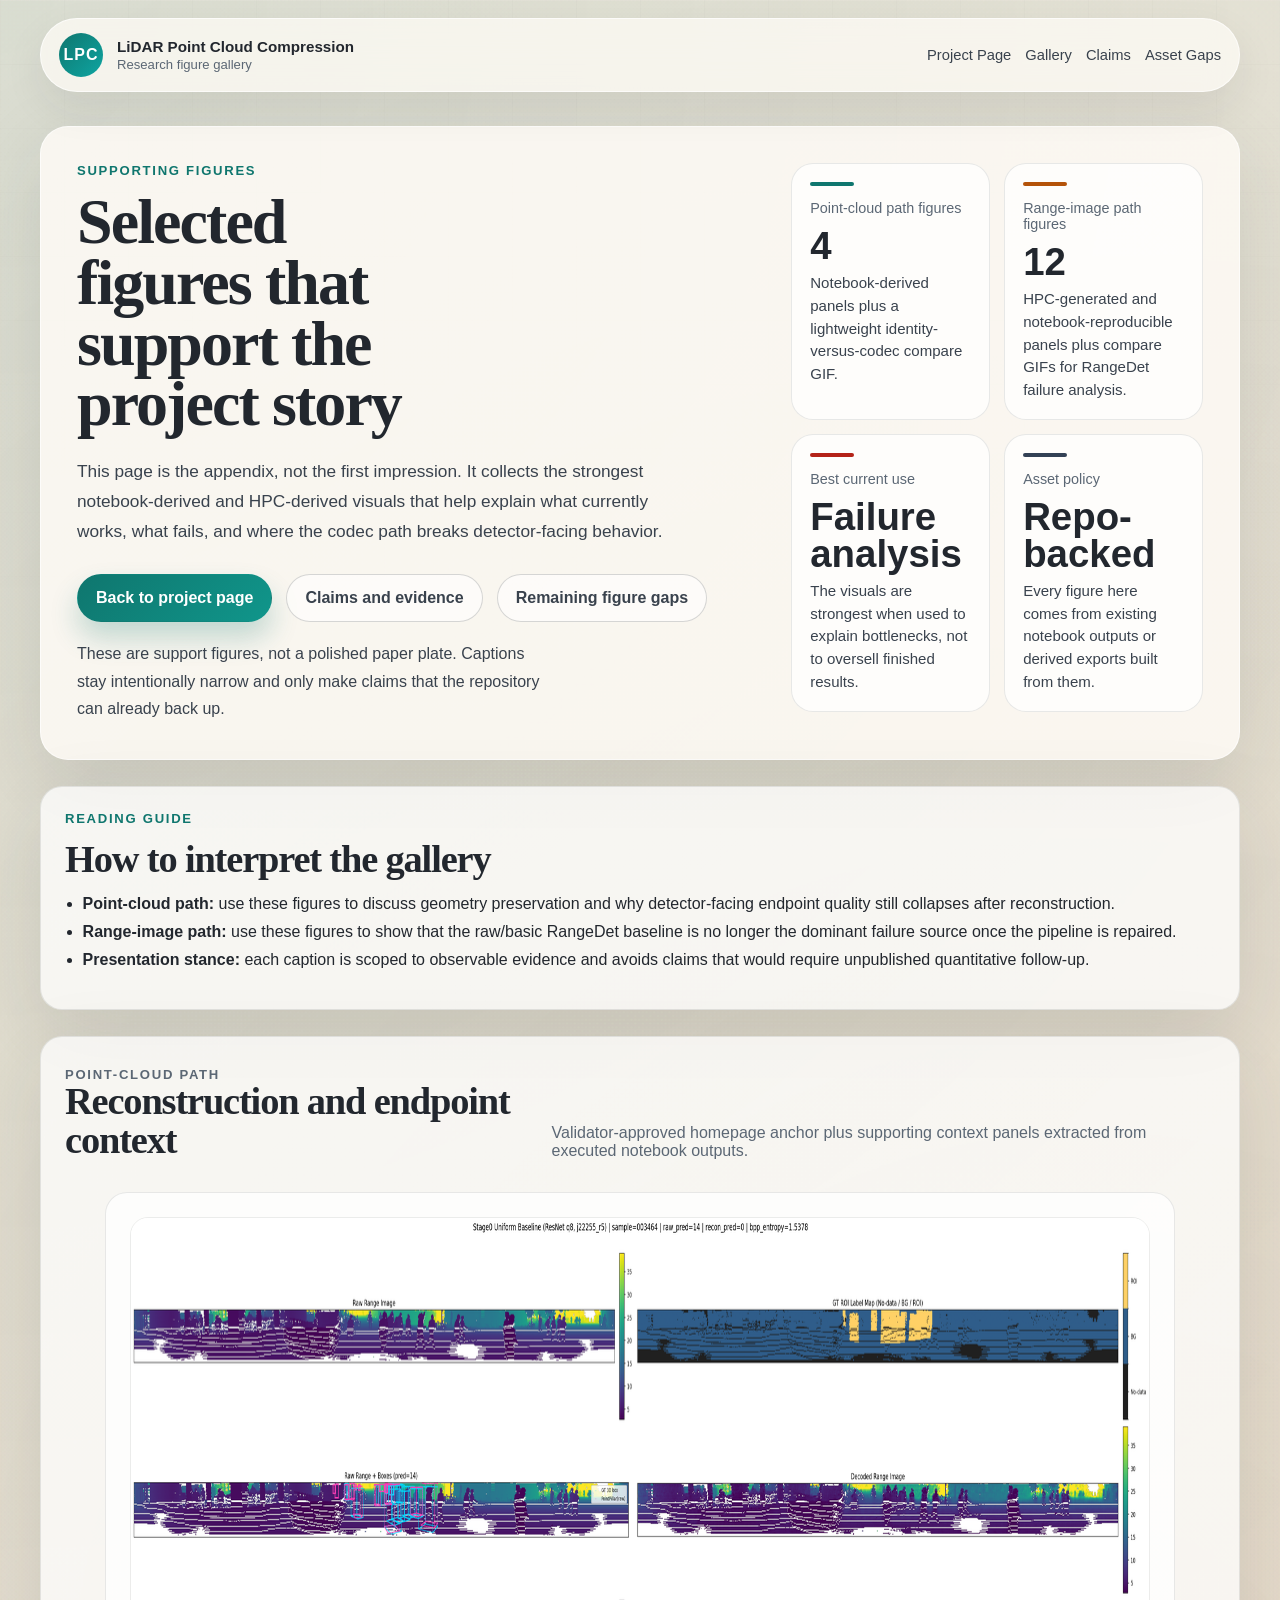
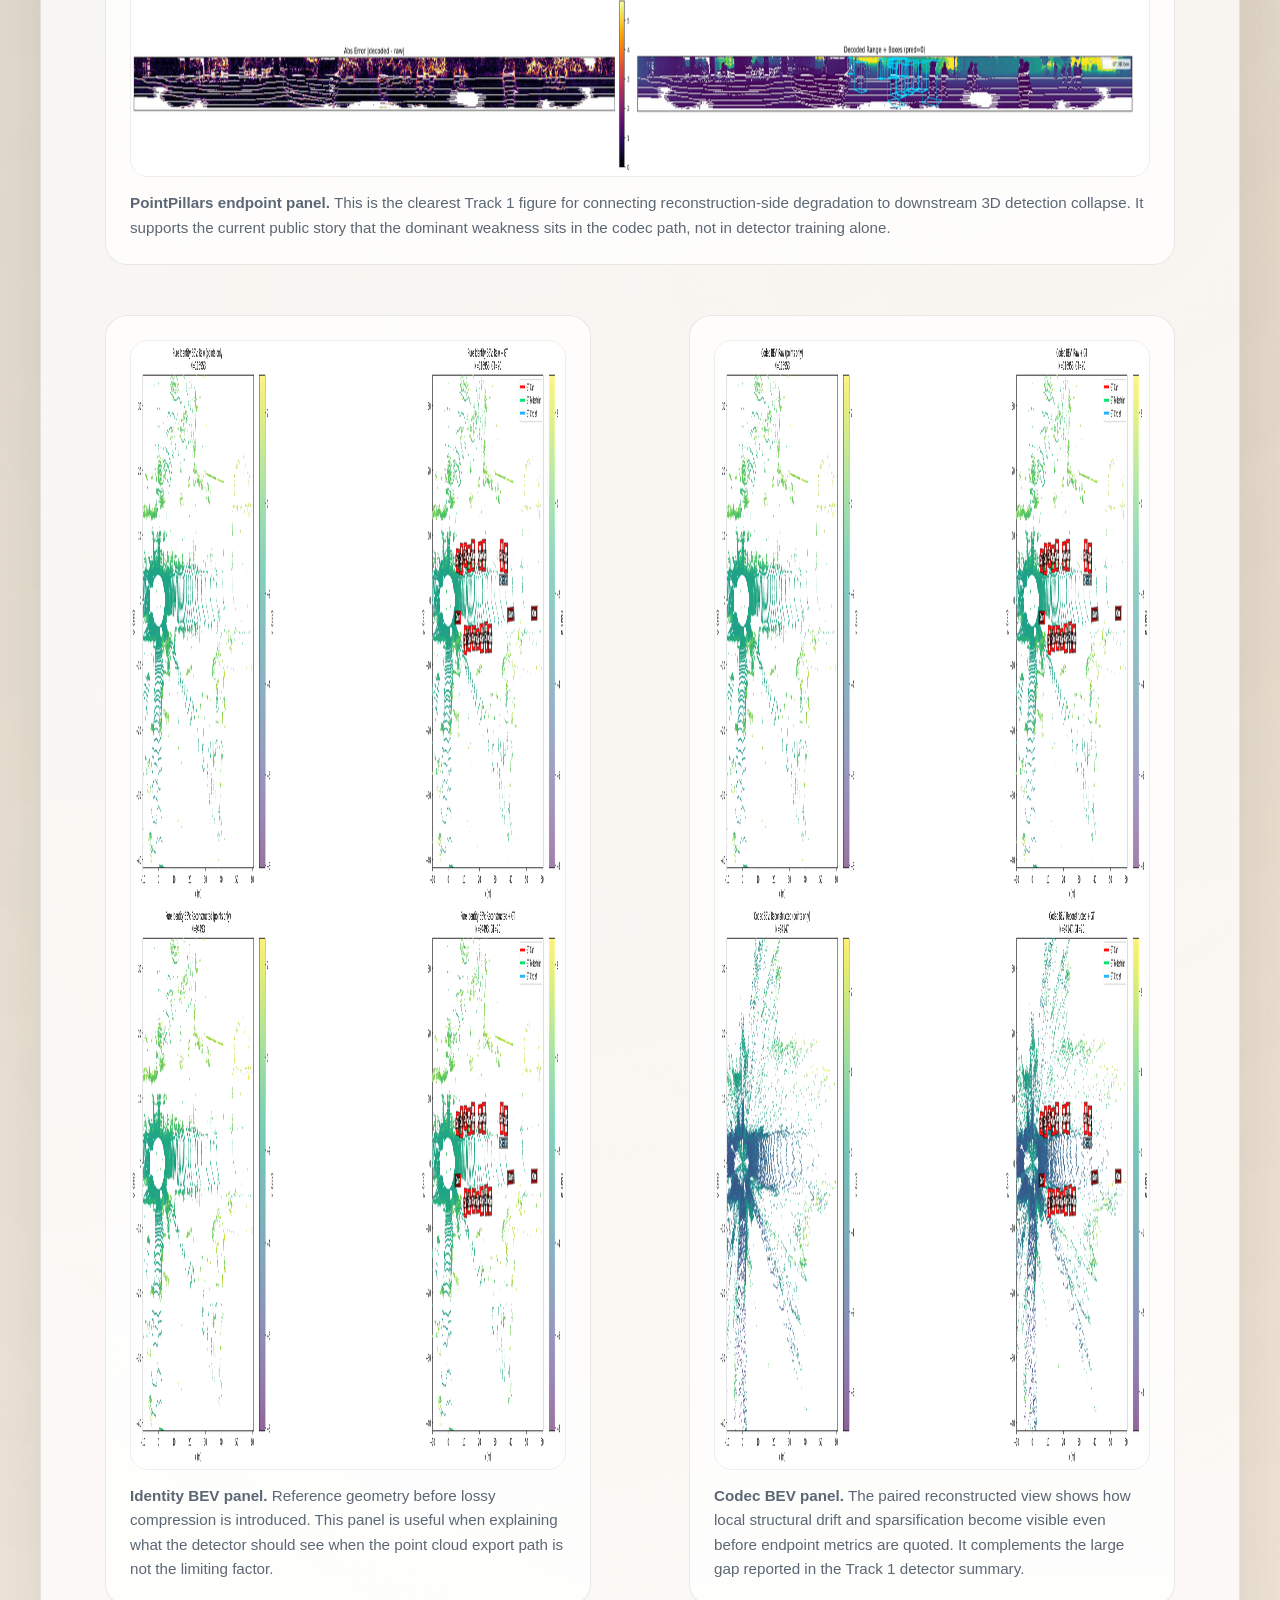
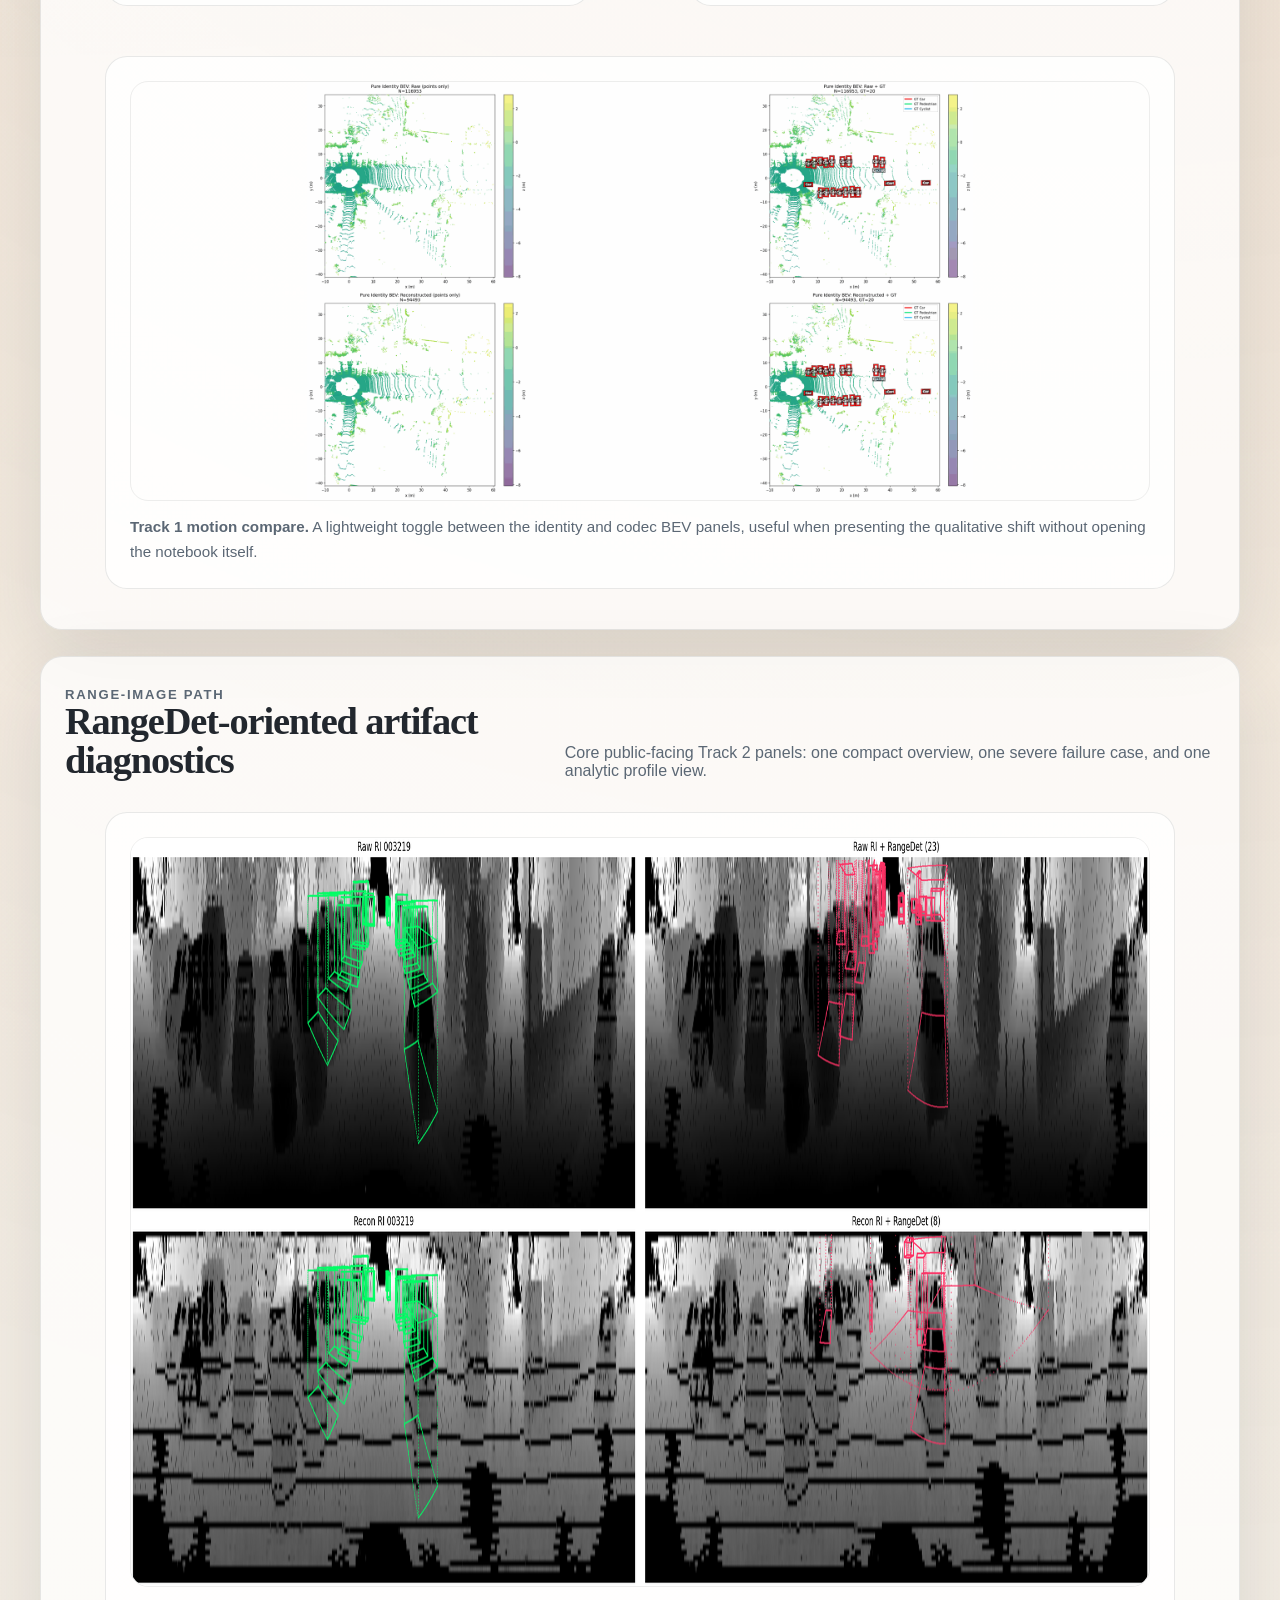
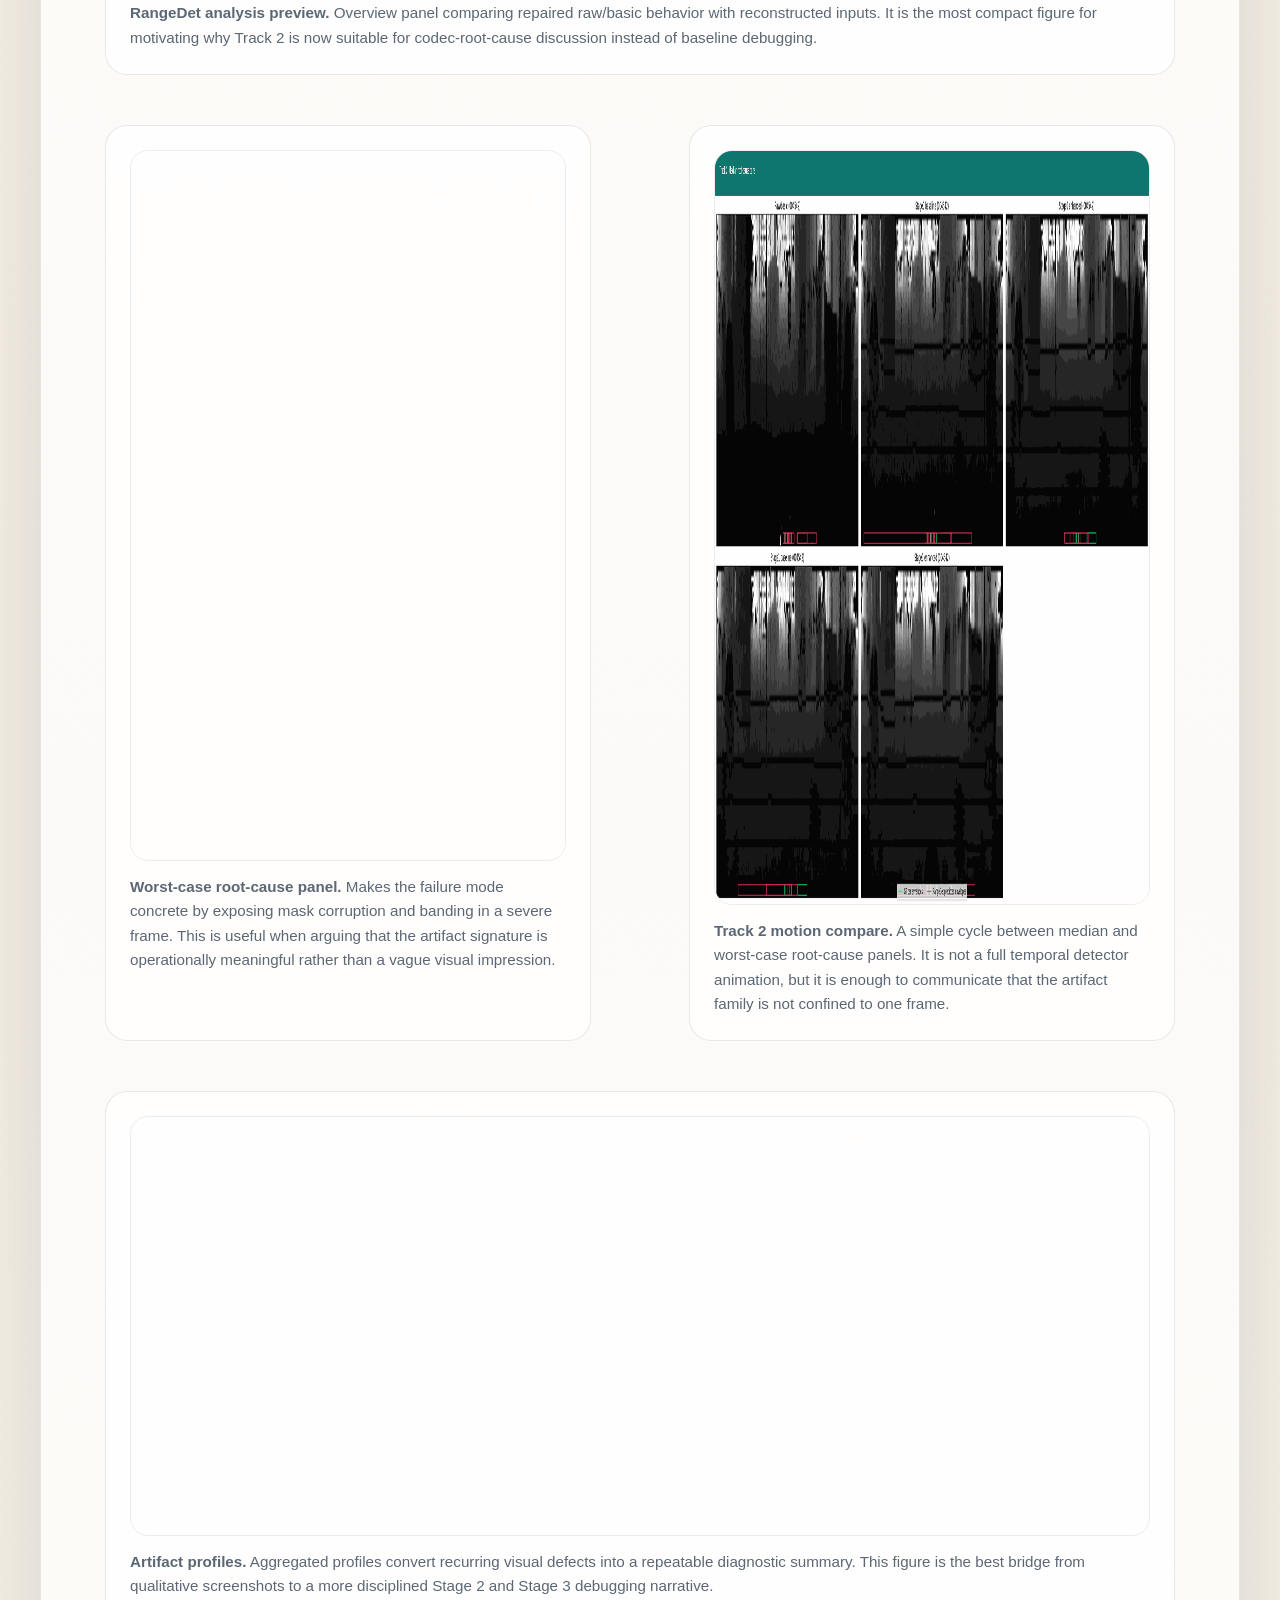
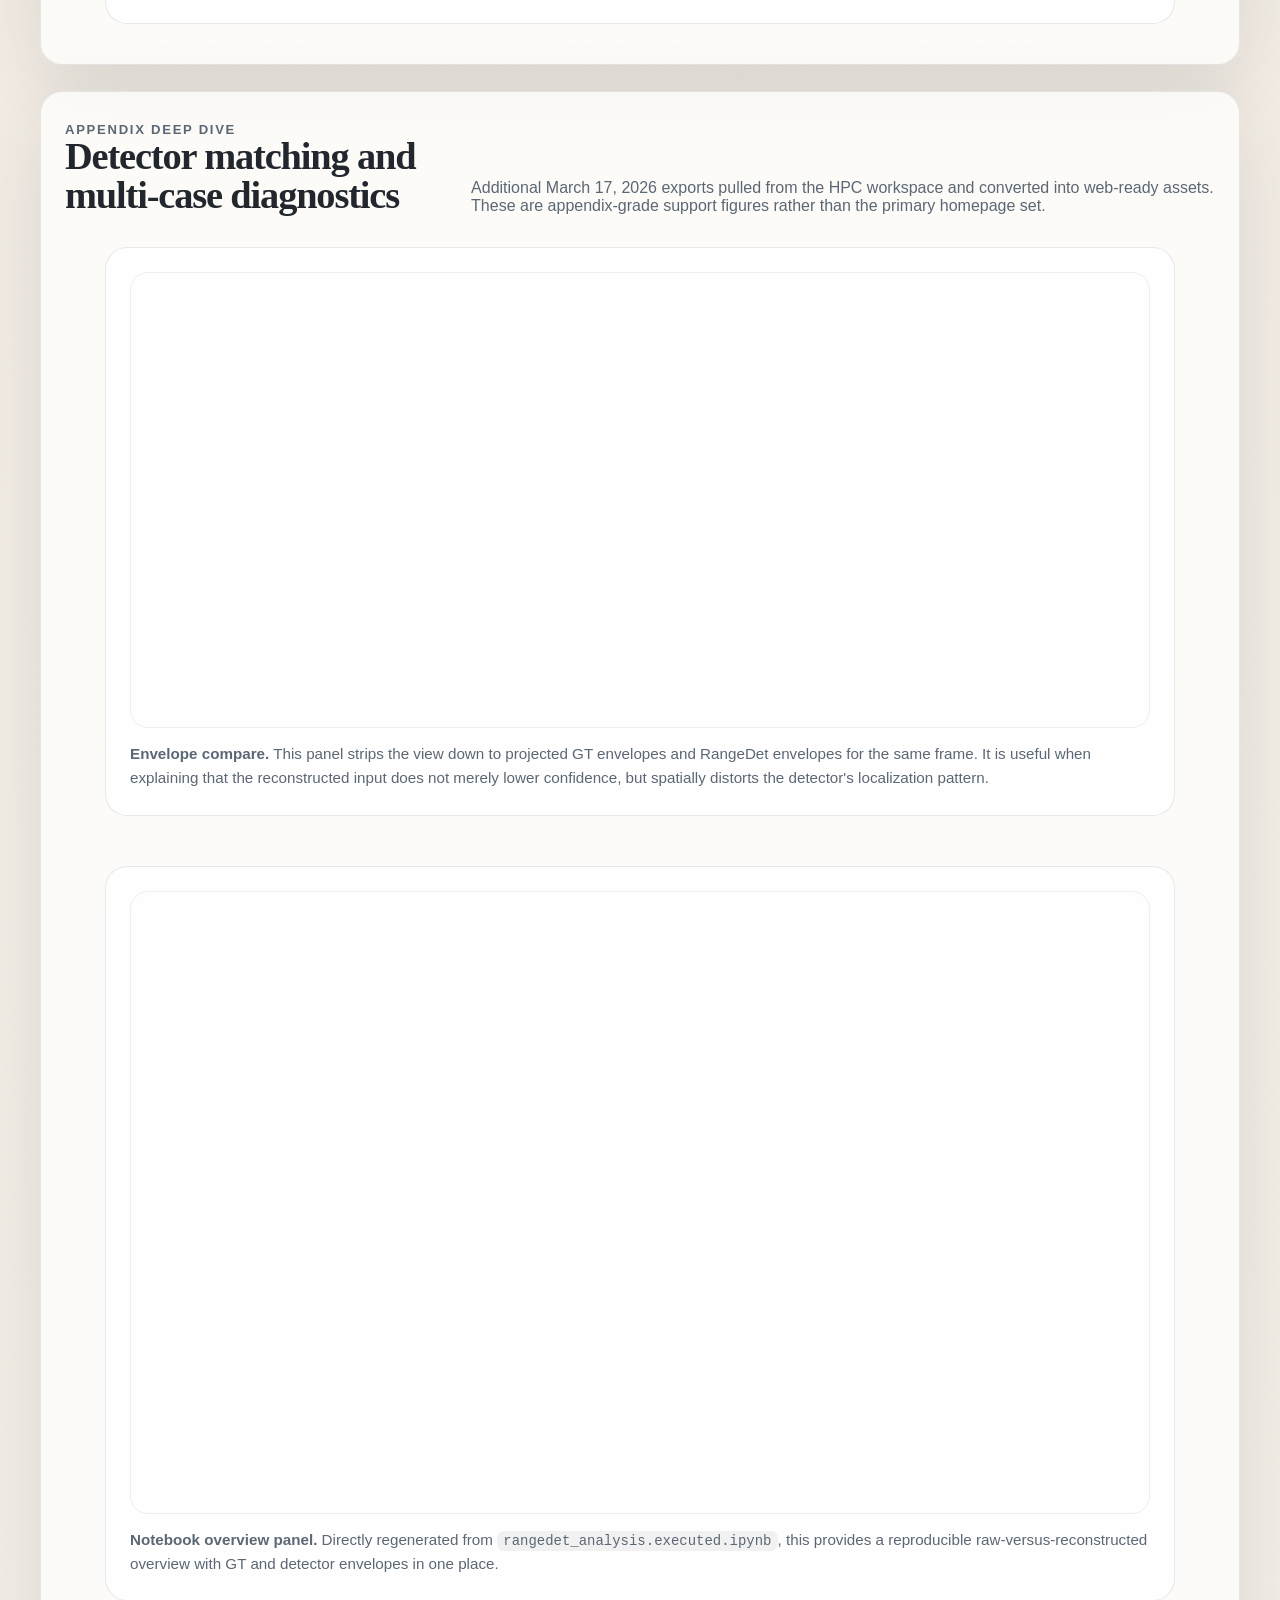
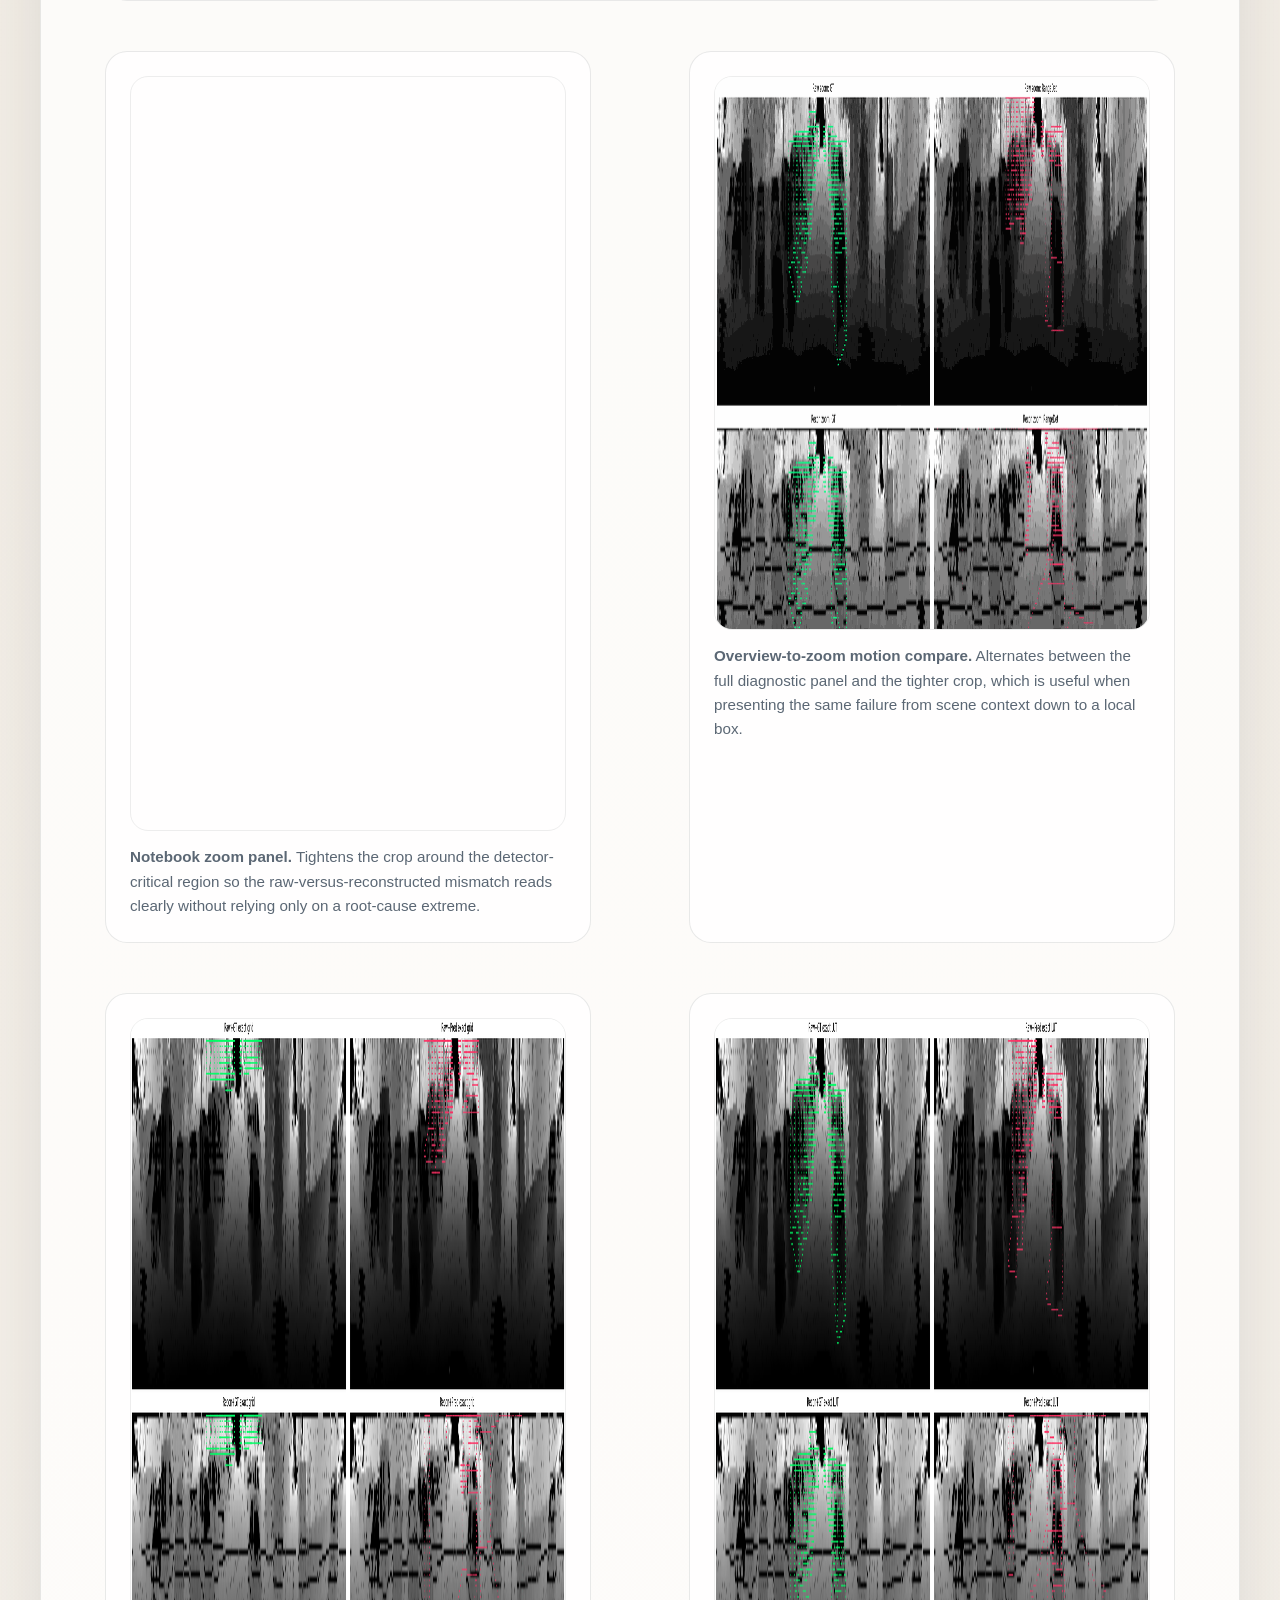
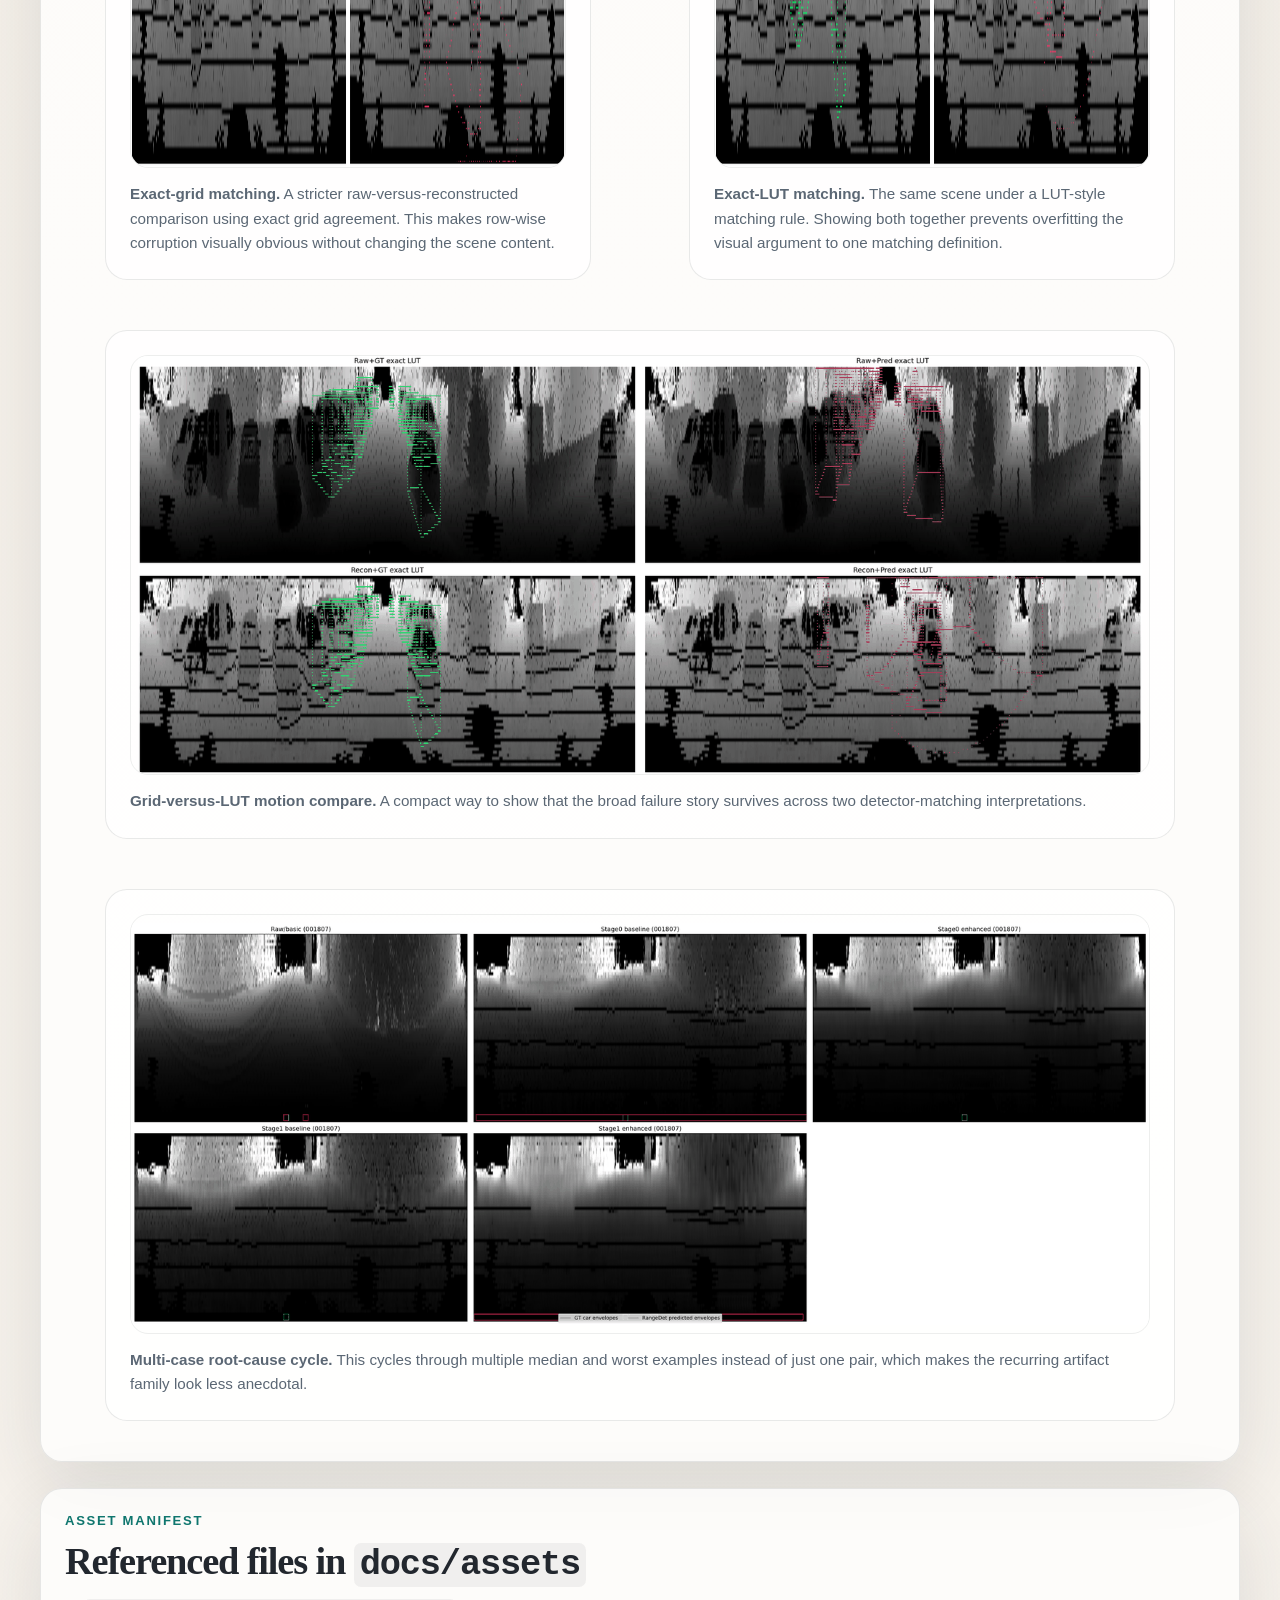
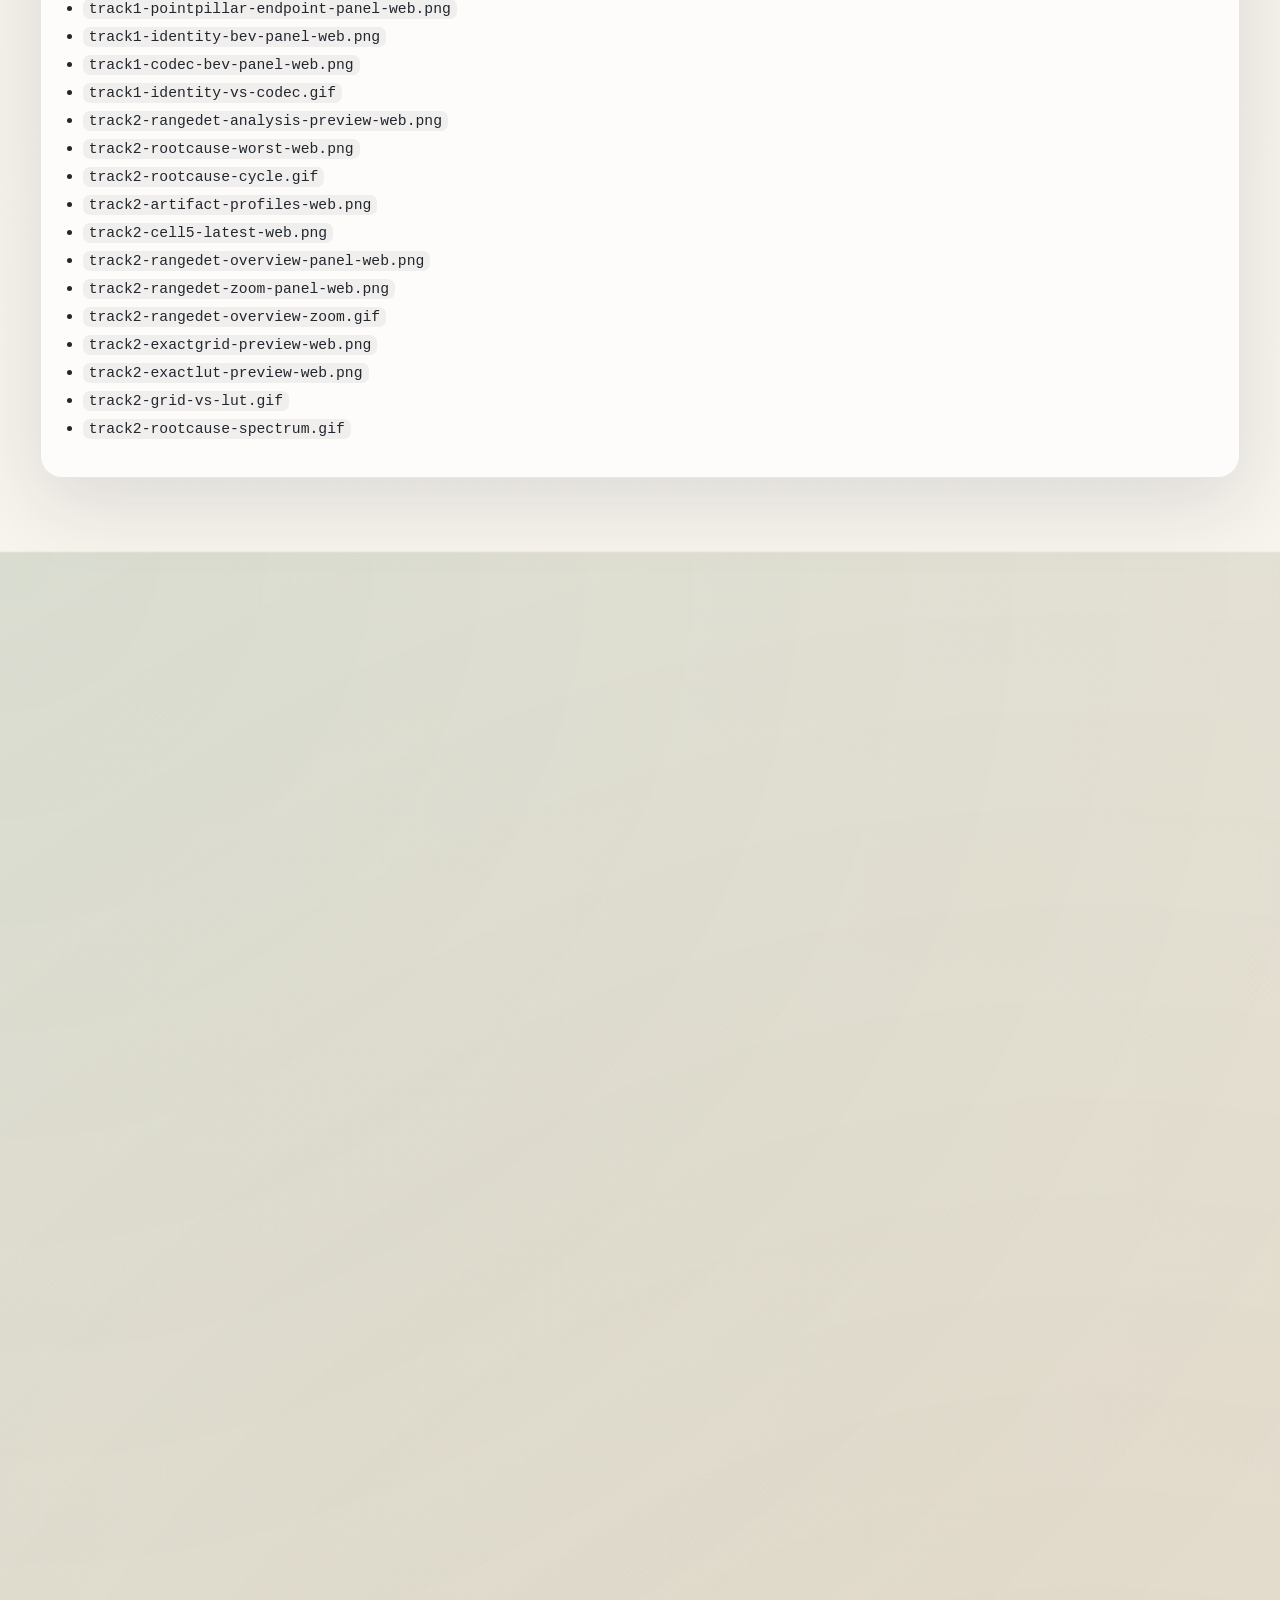
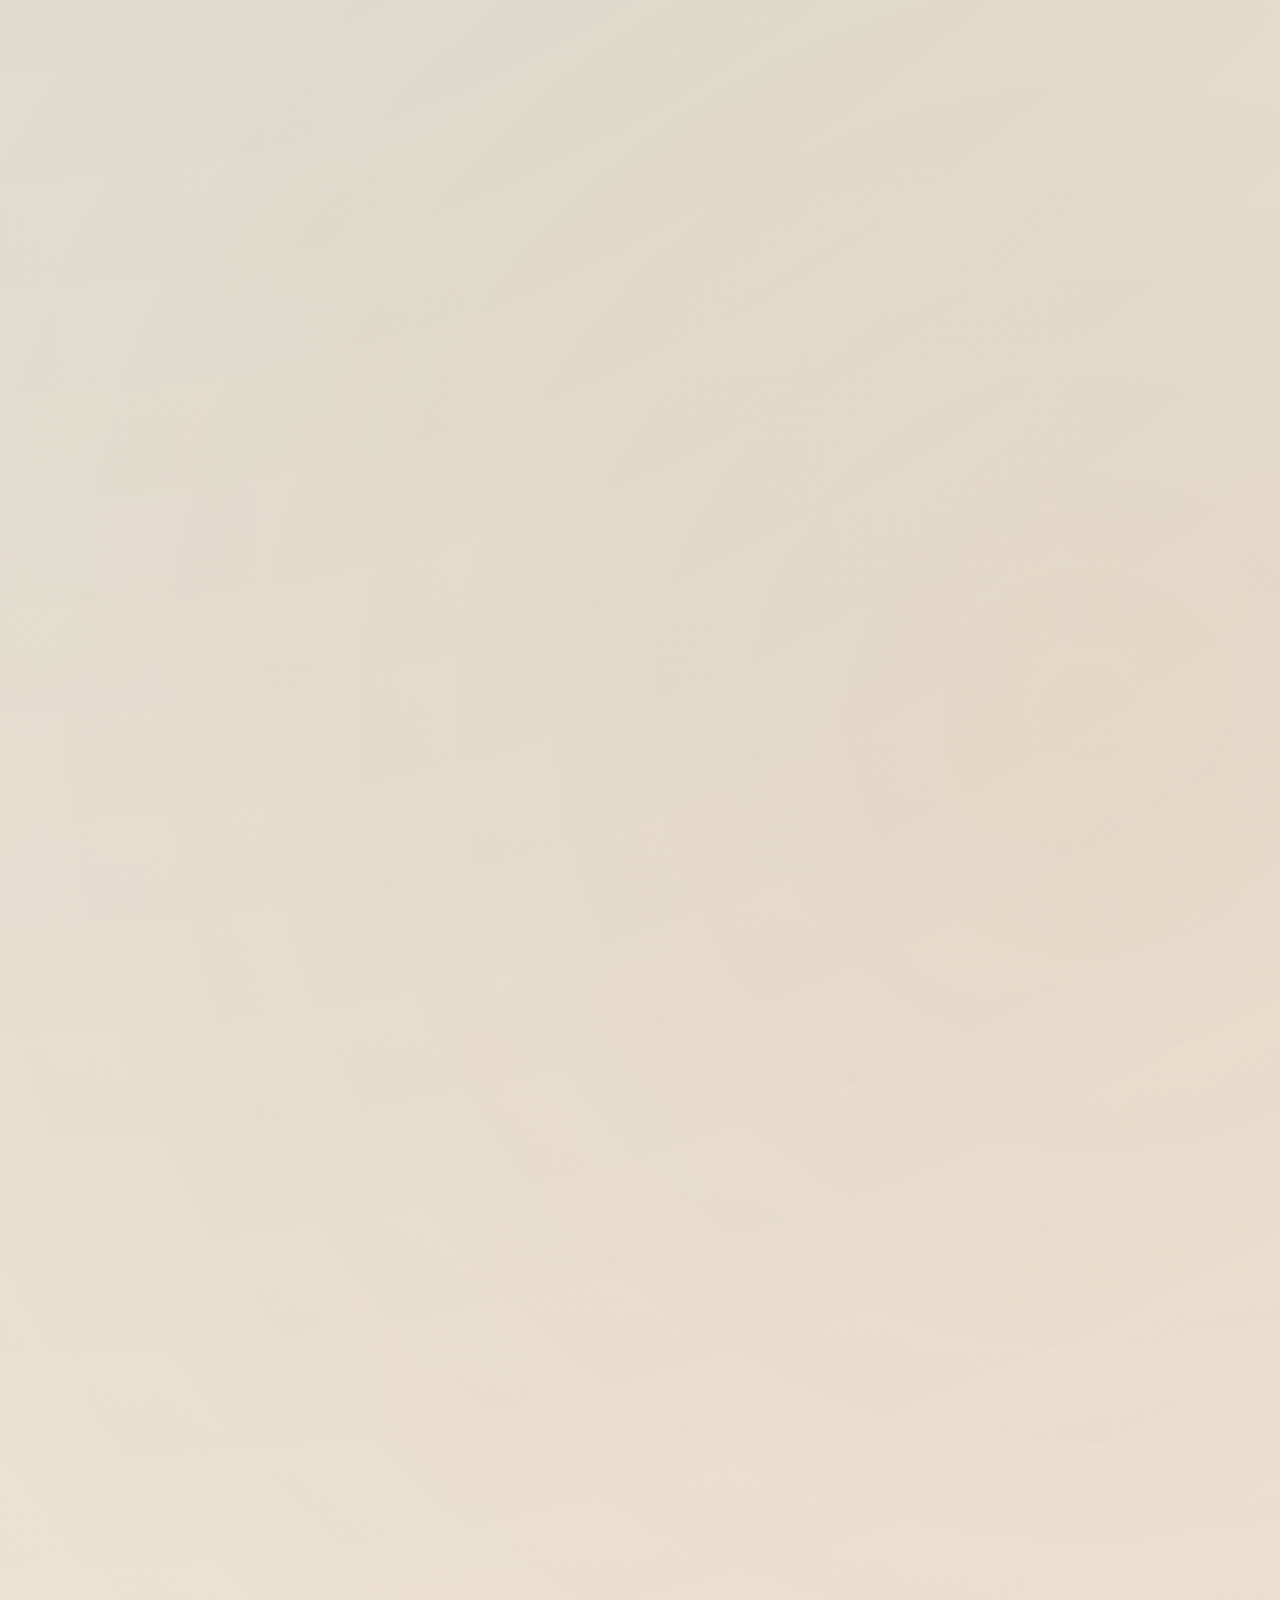
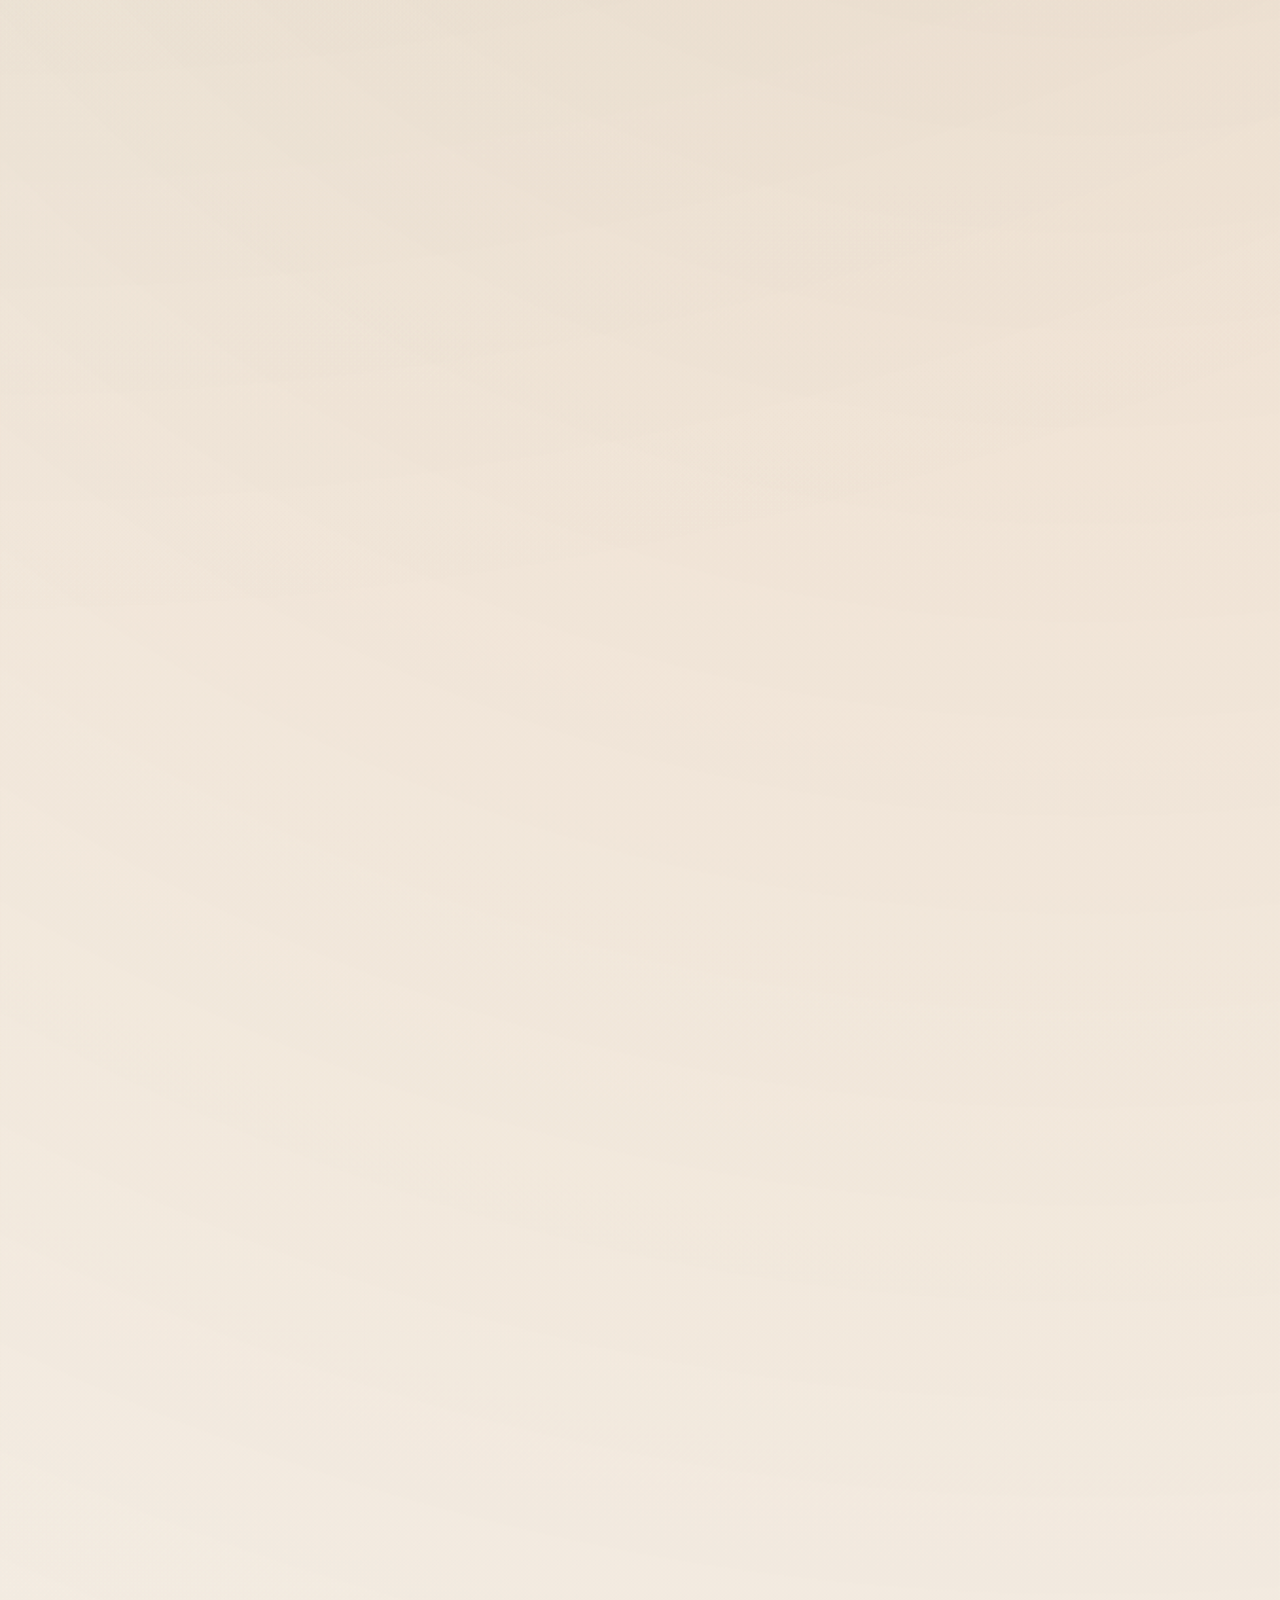
<file: docs/gallery.html>
<!DOCTYPE html>
<html lang="en">
  <head>
    <meta charset="UTF-8" />
    <meta name="viewport" content="width=device-width, initial-scale=1.0" />
    <title>Gallery | LiDAR Point Cloud Compression</title>
    <meta
      name="description"
      content="Research figure gallery for the LiDAR point cloud compression project, covering Track 1 reconstruction views and Track 2 artifact diagnostics."
    />
    <meta name="theme-color" content="#0f766e" />
    <meta property="og:title" content="Gallery | LiDAR Point Cloud Compression" />
    <meta
      property="og:description"
      content="Research figure gallery for the LiDAR point cloud compression project, covering Track 1 reconstruction views and Track 2 artifact diagnostics."
    />
    <meta property="og:type" content="website" />
    <meta property="og:image" content="assets/track1-pointpillar-endpoint-panel-web.png" />
    <link rel="icon" href="assets/favicon.svg" type="image/svg+xml" />
    <link rel="stylesheet" href="styles.css" />
  </head>
  <body>
    <div class="page-shell">
      <header class="site-header">
        <a class="brand" href="index.html">
          <span class="brand-mark">LPC</span>
          <span class="brand-copy">
            <strong>LiDAR Point Cloud Compression</strong>
            <span>Research figure gallery</span>
          </span>
        </a>
        <nav class="site-nav" aria-label="Primary">
          <a href="index.html">Project Page</a>
          <a aria-current="page" href="gallery.html">Gallery</a>
          <a href="evidence.html">Claims</a>
          <a href="asset-gaps.html">Asset Gaps</a>
        </nav>
      </header>

      <main>
        <section class="hero section">
          <div class="hero-copy">
            <p class="eyebrow">Supporting Figures</p>
            <h1>Selected figures that support the project story</h1>
            <p class="hero-lede">
              This page is the appendix, not the first impression. It collects the strongest notebook-derived and
              HPC-derived visuals that help explain what currently works, what fails, and where the codec path breaks
              detector-facing behavior.
            </p>
            <div class="hero-actions">
              <a class="button button-primary" href="index.html">Back to project page</a>
              <a class="button button-secondary" href="evidence.html">Claims and evidence</a>
              <a class="button button-secondary" href="asset-gaps.html">Remaining figure gaps</a>
            </div>
            <p class="hero-note">
              These are support figures, not a polished paper plate. Captions stay intentionally narrow and only make
              claims that the repository can already back up.
            </p>
          </div>

          <aside class="hero-metrics">
            <article class="metric-card accent-cyan">
              <span class="metric-label">Point-cloud path figures</span>
              <strong class="metric-value">4</strong>
              <span class="metric-detail">Notebook-derived panels plus a lightweight identity-versus-codec compare GIF.</span>
            </article>
            <article class="metric-card accent-amber">
              <span class="metric-label">Range-image path figures</span>
              <strong class="metric-value">12</strong>
              <span class="metric-detail">HPC-generated and notebook-reproducible panels plus compare GIFs for RangeDet failure analysis.</span>
            </article>
            <article class="metric-card accent-red">
              <span class="metric-label">Best current use</span>
              <strong class="metric-value">Failure analysis</strong>
              <span class="metric-detail">The visuals are strongest when used to explain bottlenecks, not to oversell finished results.</span>
            </article>
            <article class="metric-card accent-slate">
              <span class="metric-label">Asset policy</span>
              <strong class="metric-value">Repo-backed</strong>
              <span class="metric-detail">Every figure here comes from existing notebook outputs or derived exports built from them.</span>
            </article>
          </aside>
        </section>

        <section class="section prose-surface">
          <p class="eyebrow">Reading Guide</p>
          <h2>How to interpret the gallery</h2>
          <ul class="clean-list">
            <li><strong>Point-cloud path:</strong> use these figures to discuss geometry preservation and why detector-facing endpoint quality still collapses after reconstruction.</li>
            <li><strong>Range-image path:</strong> use these figures to show that the raw/basic RangeDet baseline is no longer the dominant failure source once the pipeline is repaired.</li>
            <li><strong>Presentation stance:</strong> each caption is scoped to observable evidence and avoids claims that would require unpublished quantitative follow-up.</li>
          </ul>
        </section>

        <section class="section prose-surface">
          <div class="gallery-subhead">
            <div>
              <p class="eyebrow">Point-cloud Path</p>
              <h2>Reconstruction and endpoint context</h2>
            </div>
            <p>Validator-approved homepage anchor plus supporting context panels extracted from executed notebook outputs.</p>
          </div>

          <div class="asset-gallery-grid">
            <figure class="figure-card figure-card-wide">
              <img
                src="assets/track1-pointpillar-endpoint-panel-web.png"
                alt="PointPillars endpoint comparison panel for Track 1."
                width="1800"
                height="560"
                loading="eager"
                decoding="async"
              />
              <figcaption>
                <strong>PointPillars endpoint panel.</strong> This is the clearest Track 1 figure for connecting
                reconstruction-side degradation to downstream 3D detection collapse. It supports the current public
                story that the dominant weakness sits in the codec path, not in detector training alone.
              </figcaption>
            </figure>

            <figure class="figure-card">
              <img
                src="assets/track1-identity-bev-panel-web.png"
                alt="Identity-domain bird's-eye-view panel for Track 1."
                width="1800"
                height="1130"
                loading="lazy"
                decoding="async"
              />
              <figcaption>
                <strong>Identity BEV panel.</strong> Reference geometry before lossy compression is introduced. This
                panel is useful when explaining what the detector should see when the point cloud export path is not
                the limiting factor.
              </figcaption>
            </figure>

            <figure class="figure-card">
              <img
                src="assets/track1-codec-bev-panel-web.png"
                alt="Codec-domain bird's-eye-view panel for Track 1."
                width="1800"
                height="1130"
                loading="lazy"
                decoding="async"
              />
              <figcaption>
                <strong>Codec BEV panel.</strong> The paired reconstructed view shows how local structural drift and
                sparsification become visible even before endpoint metrics are quoted. It complements the large gap
                reported in the Track 1 detector summary.
              </figcaption>
            </figure>

            <figure class="figure-card figure-card-wide compact-figure">
              <img
                src="assets/track1-identity-vs-codec.gif"
                alt="Animated identity-versus-codec comparison for Track 1."
                width="1600"
                height="1004"
                loading="lazy"
                decoding="async"
              />
              <figcaption>
                <strong>Track 1 motion compare.</strong> A lightweight toggle between the identity and codec BEV
                panels, useful when presenting the qualitative shift without opening the notebook itself.
              </figcaption>
            </figure>
          </div>
        </section>

        <section class="section prose-surface">
          <div class="gallery-subhead">
            <div>
              <p class="eyebrow">Range-image Path</p>
              <h2>RangeDet-oriented artifact diagnostics</h2>
            </div>
            <p>Core public-facing Track 2 panels: one compact overview, one severe failure case, and one analytic profile view.</p>
          </div>

          <div class="asset-gallery-grid">
            <figure class="figure-card figure-card-wide">
              <img
                src="assets/track2-rangedet-analysis-preview-web.png"
                alt="RangeDet analysis preview for Track 2."
                width="1800"
                height="750"
                loading="eager"
                decoding="async"
              />
              <figcaption>
                <strong>RangeDet analysis preview.</strong> Overview panel comparing repaired raw/basic behavior with
                reconstructed inputs. It is the most compact figure for motivating why Track 2 is now suitable for
                codec-root-cause discussion instead of baseline debugging.
              </figcaption>
            </figure>

            <figure class="figure-card">
              <img
                src="assets/track2-rootcause-worst-web.png"
                alt="Worst-case root-cause diagnostic panel for Track 2."
                width="1800"
                height="711"
                loading="lazy"
                decoding="async"
              />
              <figcaption>
                <strong>Worst-case root-cause panel.</strong> Makes the failure mode concrete by exposing mask
                corruption and banding in a severe frame. This is useful when arguing that the artifact signature is
                operationally meaningful rather than a vague visual impression.
              </figcaption>
            </figure>

            <figure class="figure-card">
              <img
                src="assets/track2-rootcause-cycle.gif"
                alt="Animated comparison of median and worst-case root-cause diagnostic panels for Track 2."
                width="1800"
                height="755"
                loading="lazy"
                decoding="async"
              />
              <figcaption>
                <strong>Track 2 motion compare.</strong> A simple cycle between median and worst-case root-cause
                panels. It is not a full temporal detector animation, but it is enough to communicate that the
                artifact family is not confined to one frame.
              </figcaption>
            </figure>

            <figure class="figure-card figure-card-wide compact-figure">
              <img
                src="assets/track2-artifact-profiles-web.png"
                alt="Track 2 artifact profile summary."
                width="1600"
                height="486"
                loading="lazy"
                decoding="async"
              />
              <figcaption>
                <strong>Artifact profiles.</strong> Aggregated profiles convert recurring visual defects into a
                repeatable diagnostic summary. This figure is the best bridge from qualitative screenshots to a more
                disciplined Stage 2 and Stage 3 debugging narrative.
              </figcaption>
            </figure>
          </div>
        </section>

        <section class="section prose-surface">
          <div class="gallery-subhead">
            <div>
              <p class="eyebrow">Appendix Deep Dive</p>
              <h2>Detector matching and multi-case diagnostics</h2>
            </div>
            <p>Additional March 17, 2026 exports pulled from the HPC workspace and converted into web-ready assets. These are appendix-grade support figures rather than the primary homepage set.</p>
          </div>

          <div class="asset-gallery-grid">
            <figure class="figure-card figure-card-wide">
              <img
                src="assets/track2-cell5-latest-web.png"
                alt="GT-versus-RangeDet envelope comparison for raw and reconstructed range images."
                width="1800"
                height="456"
                loading="lazy"
                decoding="async"
              />
              <figcaption>
                <strong>Envelope compare.</strong> This panel strips the view down to projected GT envelopes and
                RangeDet envelopes for the same frame. It is useful when explaining that the reconstructed input does
                not merely lower confidence, but spatially distorts the detector's localization pattern.
              </figcaption>
            </figure>

            <figure class="figure-card figure-card-wide">
              <img
                src="assets/track2-rangedet-overview-panel-web.png"
                alt="Notebook-derived Track 2 overview panel comparing raw and reconstructed RangeDet views."
                width="1800"
                height="623"
                loading="lazy"
                decoding="async"
              />
              <figcaption>
                <strong>Notebook overview panel.</strong> Directly regenerated from
                <code>rangedet_analysis.executed.ipynb</code>, this provides a reproducible raw-versus-reconstructed
                overview with GT and detector envelopes in one place.
              </figcaption>
            </figure>

            <figure class="figure-card">
              <img
                src="assets/track2-rangedet-zoom-panel-web.png"
                alt="Notebook-derived Track 2 zoom panel centered on the detector-critical crop."
                width="1800"
                height="755"
                loading="lazy"
                decoding="async"
              />
              <figcaption>
                <strong>Notebook zoom panel.</strong> Tightens the crop around the detector-critical region so the
                raw-versus-reconstructed mismatch reads clearly without relying only on a root-cause extreme.
              </figcaption>
            </figure>

            <figure class="figure-card">
              <img
                src="assets/track2-rangedet-overview-zoom.gif"
                alt="Animated comparison between the Track 2 overview and zoom notebook panels."
                width="1600"
                height="554"
                loading="lazy"
                decoding="async"
              />
              <figcaption>
                <strong>Overview-to-zoom motion compare.</strong> Alternates between the full diagnostic panel and the
                tighter crop, which is useful when presenting the same failure from scene context down to a local box.
              </figcaption>
            </figure>

            <figure class="figure-card">
              <img
                src="assets/track2-exactgrid-preview-web.png"
                alt="Exact-grid detector matching preview for raw and reconstructed range images."
                width="1800"
                height="750"
                loading="lazy"
                decoding="async"
              />
              <figcaption>
                <strong>Exact-grid matching.</strong> A stricter raw-versus-reconstructed comparison using exact grid
                agreement. This makes row-wise corruption visually obvious without changing the scene content.
              </figcaption>
            </figure>

            <figure class="figure-card">
              <img
                src="assets/track2-exactlut-preview-web.png"
                alt="Exact-LUT detector matching preview for raw and reconstructed range images."
                width="1800"
                height="750"
                loading="lazy"
                decoding="async"
              />
              <figcaption>
                <strong>Exact-LUT matching.</strong> The same scene under a LUT-style matching rule. Showing both
                together prevents overfitting the visual argument to one matching definition.
              </figcaption>
            </figure>

            <figure class="figure-card figure-card-wide compact-figure">
              <img
                src="assets/track2-grid-vs-lut.gif"
                alt="Animated comparison between exact-grid and exact-LUT Track 2 diagnostic previews."
                width="1400"
                height="583"
                loading="lazy"
                decoding="async"
              />
              <figcaption>
                <strong>Grid-versus-LUT motion compare.</strong> A compact way to show that the broad failure story
                survives across two detector-matching interpretations.
              </figcaption>
            </figure>

            <figure class="figure-card figure-card-wide compact-figure">
              <img
                src="assets/track2-rootcause-spectrum.gif"
                alt="Animated cycle across multiple median and worst Track 2 root-cause panels."
                width="1400"
                height="553"
                loading="lazy"
                decoding="async"
              />
              <figcaption>
                <strong>Multi-case root-cause cycle.</strong> This cycles through multiple median and worst examples
                instead of just one pair, which makes the recurring artifact family look less anecdotal.
              </figcaption>
            </figure>
          </div>
        </section>

        <section class="section prose-surface">
          <p class="eyebrow">Asset Manifest</p>
          <h2>Referenced files in <code>docs/assets</code></h2>
          <ul class="clean-list">
            <li><code>track1-pointpillar-endpoint-panel-web.png</code></li>
            <li><code>track1-identity-bev-panel-web.png</code></li>
            <li><code>track1-codec-bev-panel-web.png</code></li>
            <li><code>track1-identity-vs-codec.gif</code></li>
            <li><code>track2-rangedet-analysis-preview-web.png</code></li>
            <li><code>track2-rootcause-worst-web.png</code></li>
            <li><code>track2-rootcause-cycle.gif</code></li>
            <li><code>track2-artifact-profiles-web.png</code></li>
            <li><code>track2-cell5-latest-web.png</code></li>
            <li><code>track2-rangedet-overview-panel-web.png</code></li>
            <li><code>track2-rangedet-zoom-panel-web.png</code></li>
            <li><code>track2-rangedet-overview-zoom.gif</code></li>
            <li><code>track2-exactgrid-preview-web.png</code></li>
            <li><code>track2-exactlut-preview-web.png</code></li>
            <li><code>track2-grid-vs-lut.gif</code></li>
            <li><code>track2-rootcause-spectrum.gif</code></li>
          </ul>
        </section>
      </main>
    </div>
  </body>
</html>
</file>
<file: docs/styles.css>
:root {
  --bg: #f5efe6;
  --bg-soft: #fbf8f2;
  --panel: rgba(255, 252, 247, 0.82);
  --panel-strong: #fffdf9;
  --line: rgba(34, 39, 46, 0.1);
  --line-strong: rgba(34, 39, 46, 0.18);
  --text: #22272e;
  --muted: #5b6774;
  --muted-strong: #39424d;
  --accent-cyan: #0f766e;
  --accent-amber: #b45309;
  --accent-red: #b42318;
  --accent-slate: #334155;
  --shadow-lg: 0 24px 80px rgba(36, 40, 46, 0.12);
  --shadow-md: 0 16px 40px rgba(36, 40, 46, 0.08);
  --radius-lg: 28px;
  --radius-md: 22px;
  --radius-sm: 16px;
  --container: 1200px;
}

*,
*::before,
*::after {
  box-sizing: border-box;
}

html {
  scroll-behavior: smooth;
  scroll-padding-top: 112px;
}

body {
  margin: 0;
  min-height: 100vh;
  background:
    radial-gradient(circle at top left, rgba(15, 118, 110, 0.12), transparent 28%),
    radial-gradient(circle at 85% 15%, rgba(180, 83, 9, 0.12), transparent 30%),
    linear-gradient(180deg, #f8f1e7 0%, #f2ece3 48%, #f7f3ed 100%);
  color: var(--text);
  font-family: "Avenir Next", "Segoe UI", "Helvetica Neue", sans-serif;
}

body::before {
  content: "";
  position: fixed;
  inset: 0;
  pointer-events: none;
  background-image:
    linear-gradient(rgba(34, 39, 46, 0.03) 1px, transparent 1px),
    linear-gradient(90deg, rgba(34, 39, 46, 0.03) 1px, transparent 1px);
  background-size: 64px 64px;
  mask-image: linear-gradient(180deg, rgba(0, 0, 0, 0.8), transparent 85%);
  opacity: 0.55;
}

a {
  color: inherit;
  text-decoration-color: rgba(15, 118, 110, 0.4);
  text-underline-offset: 0.18em;
}

img {
  max-width: 100%;
  display: block;
}

code {
  padding: 0.12rem 0.38rem;
  border-radius: 0.45rem;
  background: rgba(34, 39, 46, 0.06);
  font-family: "SFMono-Regular", Consolas, "Liberation Mono", monospace;
  font-size: 0.92em;
}

.page-shell {
  position: relative;
  z-index: 1;
  width: min(calc(100% - 40px), var(--container));
  margin: 0 auto;
  padding-bottom: 48px;
}

.page-shell-narrow {
  width: min(calc(100% - 40px), 980px);
}

.site-header {
  position: sticky;
  top: 14px;
  z-index: 20;
  display: flex;
  justify-content: space-between;
  align-items: center;
  gap: 18px;
  margin: 18px 0 34px;
  padding: 14px 18px;
  border: 1px solid rgba(255, 255, 255, 0.65);
  border-radius: 999px;
  background: rgba(255, 252, 247, 0.72);
  backdrop-filter: blur(16px);
  box-shadow: var(--shadow-md);
}

.brand {
  display: inline-flex;
  align-items: center;
  gap: 14px;
  text-decoration: none;
}

.brand-mark {
  display: grid;
  place-items: center;
  width: 44px;
  height: 44px;
  border-radius: 50%;
  background: linear-gradient(135deg, var(--accent-cyan), #0ea5a2);
  color: #fff;
  font-weight: 800;
  letter-spacing: 0.06em;
}

.brand-copy {
  display: flex;
  flex-direction: column;
  gap: 3px;
  line-height: 1.05;
}

.brand-copy strong {
  font-size: 0.95rem;
}

.brand-copy span {
  color: var(--muted);
  font-size: 0.82rem;
}

.site-nav {
  display: flex;
  flex-wrap: wrap;
  align-items: center;
  justify-content: flex-end;
  gap: 14px;
  font-size: 0.92rem;
}

.site-nav a {
  text-decoration: none;
  color: var(--muted-strong);
}

.section {
  margin: 26px 0;
  padding: 36px;
  border: 1px solid rgba(255, 255, 255, 0.64);
  border-radius: var(--radius-lg);
  background: var(--panel);
  box-shadow: var(--shadow-lg);
}

.js .section[data-reveal] {
  opacity: 0;
  transform: translateY(28px);
  transition: opacity 650ms ease, transform 650ms ease;
}

.section.is-visible {
  opacity: 1;
  transform: translateY(0);
}

section[id] {
  scroll-margin-top: 112px;
}

.hero {
  display: grid;
  grid-template-columns: minmax(0, 1.25fr) minmax(320px, 0.75fr);
  gap: 28px;
  overflow: hidden;
}

.hero::after {
  content: "";
  position: absolute;
  inset: auto -18% -44% auto;
  width: 420px;
  height: 420px;
  border-radius: 50%;
  background: radial-gradient(circle, rgba(15, 118, 110, 0.2), transparent 64%);
  pointer-events: none;
}

.eyebrow {
  margin: 0 0 14px;
  color: var(--accent-cyan);
  font-size: 0.82rem;
  font-weight: 700;
  letter-spacing: 0.13em;
  text-transform: uppercase;
}

h1,
h2,
h3 {
  margin: 0;
  font-family: "Iowan Old Style", "Palatino Linotype", "Book Antiqua", Georgia, serif;
  font-weight: 700;
  letter-spacing: -0.03em;
}

h1 {
  max-width: 12ch;
  font-size: clamp(2.8rem, 5vw, 5.2rem);
  line-height: 0.95;
}

h2 {
  font-size: clamp(2rem, 3vw, 3.2rem);
  line-height: 1.02;
}

h3 {
  font-size: 1.35rem;
  line-height: 1.08;
}

.hero-lede,
.hero-note,
.page-intro,
.prose-card p,
.track-card p,
.risk-card p,
.timeline-item p,
.repro-card li,
.chart-note,
.callout-card p,
.evidence-block li,
.gap-block p {
  color: var(--muted-strong);
  line-height: 1.72;
}

.hero-lede {
  max-width: 62ch;
  margin: 22px 0 0;
  font-size: 1.08rem;
}

.hero-note {
  margin: 18px 0 0;
  max-width: 54ch;
}

.hero-actions {
  display: flex;
  flex-wrap: wrap;
  gap: 14px;
  margin-top: 28px;
}

.button {
  display: inline-flex;
  align-items: center;
  justify-content: center;
  min-height: 48px;
  padding: 0 18px;
  border: 1px solid transparent;
  border-radius: 999px;
  text-decoration: none;
  font-weight: 700;
  transition: transform 220ms ease, box-shadow 220ms ease, border-color 220ms ease, background 220ms ease;
}

.button:hover,
.button:focus-visible {
  transform: translateY(-1px);
}

.button-primary {
  background: linear-gradient(135deg, var(--accent-cyan), #10968b);
  color: #fff;
  box-shadow: 0 16px 28px rgba(15, 118, 110, 0.24);
}

.button-secondary {
  border-color: var(--line-strong);
  background: rgba(255, 255, 255, 0.58);
  color: var(--muted-strong);
}

.hero-metrics {
  display: grid;
  grid-template-columns: 1fr 1fr;
  gap: 14px;
  align-content: start;
}

.metric-card {
  padding: 18px;
  border: 1px solid var(--line);
  border-radius: var(--radius-md);
  background: rgba(255, 255, 255, 0.78);
  min-height: 180px;
}

.metric-card::before {
  content: "";
  display: block;
  width: 44px;
  height: 4px;
  border-radius: 999px;
  margin-bottom: 14px;
}

.metric-card.accent-cyan::before {
  background: var(--accent-cyan);
}

.metric-card.accent-amber::before {
  background: var(--accent-amber);
}

.metric-card.accent-red::before {
  background: var(--accent-red);
}

.metric-card.accent-slate::before {
  background: var(--accent-slate);
}

.metric-label {
  display: block;
  color: var(--muted);
  font-size: 0.9rem;
}

.metric-value {
  display: block;
  margin: 12px 0 8px;
  font-size: clamp(2rem, 3vw, 3rem);
  line-height: 0.95;
}

.metric-detail {
  display: block;
  color: var(--muted-strong);
  font-size: 0.94rem;
  line-height: 1.5;
}

.section-heading {
  margin-bottom: 24px;
  max-width: 72ch;
}

.narrative-layout {
  display: grid;
  grid-template-columns: minmax(0, 0.95fr) minmax(340px, 1.05fr);
  gap: 24px;
}

.prose-card,
.figure-card,
.track-card,
.chart-card,
.risk-card,
.timeline-card,
.repro-card,
.callout-card,
.prose-surface,
.evidence-block,
.gap-block {
  border: 1px solid var(--line);
  border-radius: var(--radius-md);
  background: rgba(255, 255, 255, 0.74);
}

.prose-card,
.figure-card,
.track-card,
.risk-card,
.timeline-card,
.repro-card,
.callout-card,
.prose-surface,
.evidence-block,
.gap-block {
  padding: 24px;
}

.clean-list,
.link-list,
.evidence-list {
  display: grid;
  gap: 10px;
  padding-left: 1.1rem;
}

.figure-card img {
  border-radius: 18px;
  border: 1px solid rgba(34, 39, 46, 0.08);
}

.figure-card figcaption {
  margin-top: 14px;
  color: var(--muted);
  font-size: 0.95rem;
  line-height: 1.6;
}

.track-grid,
.risk-grid,
.repro-grid,
.gallery-grid {
  display: grid;
  gap: 18px;
}

.track-grid {
  grid-template-columns: repeat(3, minmax(0, 1fr));
}

.track-header {
  display: flex;
  flex-direction: column;
  gap: 10px;
  margin-bottom: 14px;
}

.track-tag,
.source-badge {
  display: inline-flex;
  align-items: center;
  width: fit-content;
  min-height: 30px;
  padding: 0 10px;
  border-radius: 999px;
  background: rgba(15, 118, 110, 0.1);
  color: var(--accent-cyan);
  font-size: 0.82rem;
  font-weight: 700;
}

.track-script {
  margin-top: 14px;
  color: var(--muted);
}

.evidence-grid {
  display: grid;
  grid-template-columns: repeat(2, minmax(0, 1fr));
  gap: 18px;
}

.gallery-grid {
  grid-template-columns: repeat(2, minmax(0, 1fr));
}

.gallery-subhead {
  grid-column: 1 / -1;
  display: flex;
  justify-content: space-between;
  gap: 16px;
  align-items: end;
  padding-top: 6px;
}

.gallery-subhead p {
  margin: 0;
  color: var(--muted);
}

.figure-card-wide {
  grid-column: 1 / -1;
}

.compact-figure img {
  max-height: 420px;
  object-fit: contain;
  width: 100%;
}

.chart-card {
  padding: 22px;
}

.chart-card-wide {
  grid-column: 1 / -1;
}

.chart-head {
  display: flex;
  justify-content: space-between;
  gap: 16px;
  align-items: flex-start;
  margin-bottom: 18px;
}

.chart-head p {
  margin: 10px 0 0;
  color: var(--muted);
  line-height: 1.6;
}

.chart-svg {
  width: 100%;
  height: auto;
  overflow: visible;
}

.chart-svg:empty {
  display: none;
}

.chart-note {
  margin: 10px 0 0;
  font-size: 0.95rem;
}

.chart-table-wrap {
  margin-top: 14px;
  overflow-x: auto;
}

.chart-data-table {
  width: 100%;
  border-collapse: collapse;
  font-size: 0.93rem;
}

.chart-data-table caption {
  margin-bottom: 10px;
  color: var(--muted);
  font-weight: 700;
  text-align: left;
}

.chart-data-table th,
.chart-data-table td {
  padding: 0.8rem 0.9rem;
  border-top: 1px solid var(--line);
  text-align: left;
}

.chart-data-table thead th {
  color: var(--muted);
  font-size: 0.82rem;
  letter-spacing: 0.05em;
  text-transform: uppercase;
}

.chart-data-table tbody th {
  color: var(--muted-strong);
  font-weight: 700;
}

.chart-data-table td {
  color: var(--text);
  font-variant-numeric: tabular-nums;
}

.risk-grid {
  grid-template-columns: repeat(3, minmax(0, 1fr));
}

.risk-card {
  position: relative;
  overflow: hidden;
}

.risk-card::after {
  content: "";
  position: absolute;
  inset: auto -18px -54px auto;
  width: 120px;
  height: 120px;
  border-radius: 50%;
  background: radial-gradient(circle, rgba(180, 35, 24, 0.14), transparent 68%);
}

.risk-index {
  display: inline-block;
  color: var(--accent-red);
  font-weight: 800;
  letter-spacing: 0.08em;
  margin-bottom: 18px;
}

.timeline-card {
  display: grid;
  gap: 14px;
}

.timeline-item {
  display: grid;
  grid-template-columns: 110px 1fr;
  gap: 18px;
  padding-top: 14px;
  border-top: 1px solid var(--line);
}

.timeline-item:first-child {
  padding-top: 0;
  border-top: 0;
}

.timeline-label {
  display: inline-flex;
  align-items: center;
  justify-content: center;
  min-height: 38px;
  border-radius: 999px;
  background: rgba(51, 65, 85, 0.08);
  color: var(--accent-slate);
  font-size: 0.85rem;
  font-weight: 800;
  letter-spacing: 0.08em;
  text-transform: uppercase;
}

.repro-grid {
  grid-template-columns: repeat(3, minmax(0, 1fr));
}

.link-list {
  margin: 14px 0 0;
}

.callout-section {
  background: linear-gradient(135deg, rgba(15, 118, 110, 0.08), rgba(180, 83, 9, 0.08));
}

.callout-card {
  display: flex;
  justify-content: space-between;
  align-items: center;
  gap: 24px;
}

.callout-actions {
  display: flex;
  flex-wrap: wrap;
  gap: 12px;
}

.landing-hero {
  display: grid;
  grid-template-columns: minmax(0, 0.92fr) minmax(420px, 1.08fr);
  gap: 24px;
  align-items: center;
}

.landing-lede {
  max-width: 60ch;
  margin: 20px 0 0;
  color: var(--muted-strong);
  font-size: 1.08rem;
  line-height: 1.78;
}

.landing-badges {
  display: flex;
  flex-wrap: wrap;
  gap: 10px;
  margin: 20px 0 0;
  padding: 0;
  list-style: none;
}

.landing-badges li {
  padding: 0.55rem 0.8rem;
  border: 1px solid var(--line);
  border-radius: 999px;
  background: rgba(255, 255, 255, 0.72);
  color: var(--muted-strong);
  font-size: 0.88rem;
}

.hero-visual {
  margin: 0;
}

.hero-visual img {
  border-radius: 24px;
  border: 1px solid rgba(34, 39, 46, 0.08);
  box-shadow: var(--shadow-md);
}

.hero-visual figcaption {
  margin-top: 14px;
  color: var(--muted);
  font-size: 0.95rem;
  line-height: 1.6;
}

.quick-summary,
.method-stage,
.result-stage,
.takeaway-stage,
.appendix-stage {
  position: relative;
}

.summary-grid,
.takeaway-grid,
.result-showcase {
  display: grid;
  gap: 18px;
}

.summary-grid,
.takeaway-grid {
  grid-template-columns: repeat(3, minmax(0, 1fr));
}

.summary-card {
  padding: 22px;
  border: 1px solid var(--line);
  border-radius: var(--radius-md);
  background: rgba(255, 255, 255, 0.76);
}

.summary-card p {
  margin: 10px 0 0;
  color: var(--muted-strong);
  line-height: 1.72;
}

.summary-label {
  display: inline-flex;
  min-height: 28px;
  align-items: center;
  padding: 0 10px;
  border-radius: 999px;
  background: rgba(15, 118, 110, 0.1);
  color: var(--accent-cyan);
  font-size: 0.78rem;
  font-weight: 800;
  letter-spacing: 0.08em;
  text-transform: uppercase;
}

.method-layout {
  display: grid;
  grid-template-columns: minmax(0, 1.05fr) minmax(320px, 0.95fr);
  gap: 22px;
  align-items: start;
}

.method-copy {
  display: grid;
  gap: 18px;
}

.metric-strip {
  display: grid;
  grid-template-columns: repeat(4, minmax(0, 1fr));
  gap: 14px;
  margin-bottom: 20px;
}

.metric-pill {
  display: grid;
  gap: 6px;
  padding: 18px;
  border: 1px solid var(--line);
  border-radius: var(--radius-md);
  background: rgba(255, 255, 255, 0.76);
}

.metric-pill-label {
  color: var(--muted);
  font-size: 0.84rem;
  text-transform: uppercase;
  letter-spacing: 0.06em;
}

.metric-pill strong {
  font-size: 2rem;
  line-height: 1;
}

.metric-pill span:last-child {
  color: var(--muted-strong);
  font-size: 0.92rem;
  line-height: 1.45;
}

.appendix-stage {
  background: linear-gradient(135deg, rgba(15, 118, 110, 0.08), rgba(180, 83, 9, 0.08));
}

.site-footer {
  display: flex;
  justify-content: space-between;
  gap: 20px;
  padding: 8px 2px 18px;
  color: var(--muted);
  font-size: 0.92rem;
}

.site-footer p {
  margin: 0;
}

.footer-links {
  display: flex;
  flex-wrap: wrap;
  align-items: center;
  gap: 10px;
}

.footer-links a {
  text-decoration: none;
  color: var(--muted-strong);
}

.prose-surface {
  margin-top: 18px;
}

.gallery-page-group {
  margin-top: 28px;
}

.asset-gallery-grid {
  display: grid;
  grid-template-columns: repeat(2, minmax(0, 1fr));
  gap: 18px;
  margin-top: 16px;
}

.prose-surface h1 {
  max-width: unset;
  font-size: clamp(2.5rem, 4.2vw, 4rem);
}

.evidence-block,
.gap-block {
  margin-top: 18px;
}

.evidence-block h2,
.gap-block h2 {
  font-size: 1.5rem;
  margin-bottom: 12px;
}

.evidence-list li,
.gap-block p {
  margin: 0;
}

.page-intro {
  margin: 18px 0 8px;
}

.axis-line {
  stroke: rgba(34, 39, 46, 0.14);
  stroke-width: 1;
}

.axis-label,
.chart-label,
.chart-value,
.grid-label {
  fill: var(--muted);
  font-family: "Avenir Next", "Segoe UI", "Helvetica Neue", sans-serif;
}

.chart-label {
  font-size: 12px;
}

.chart-value {
  font-size: 12px;
  font-weight: 700;
}

.axis-label,
.grid-label {
  font-size: 11px;
}

.bar-reference {
  fill: rgba(51, 65, 85, 0.8);
}

.bar-highlight {
  fill: rgba(15, 118, 110, 0.9);
}

.bar-alt {
  fill: rgba(180, 83, 9, 0.88);
}

.legend-label {
  fill: var(--muted-strong);
  font-size: 12px;
  font-family: "Avenir Next", "Segoe UI", "Helvetica Neue", sans-serif;
}

@media (max-width: 1120px) {
  .hero,
  .narrative-layout,
  .landing-hero,
  .method-layout,
  .track-grid,
  .risk-grid,
  .repro-grid,
  .evidence-grid,
  .gallery-grid,
  .summary-grid,
  .takeaway-grid,
  .metric-strip {
    grid-template-columns: 1fr;
  }

  .hero-metrics {
    grid-template-columns: 1fr 1fr;
  }

  .chart-card-wide {
    grid-column: auto;
  }
}

@media (max-width: 760px) {
  .page-shell,
  .page-shell-narrow {
    width: min(calc(100% - 20px), var(--container));
  }

  .site-header {
    position: static;
    flex-direction: column;
    align-items: stretch;
    border-radius: 28px;
  }

  .landing-badges {
    flex-direction: column;
  }

  .site-nav {
    justify-content: flex-start;
  }

  .section {
    padding: 22px;
    border-radius: 24px;
  }

  .hero-metrics {
    grid-template-columns: 1fr;
  }

  .timeline-item {
    grid-template-columns: 1fr;
  }

  .callout-card,
  .site-footer {
    flex-direction: column;
    align-items: flex-start;
  }

  .asset-gallery-grid {
    grid-template-columns: 1fr;
  }
}

@media (prefers-reduced-motion: reduce) {
  html {
    scroll-behavior: auto;
  }

  .js .section[data-reveal],
  .button {
    transition: none;
  }
}
</file>
